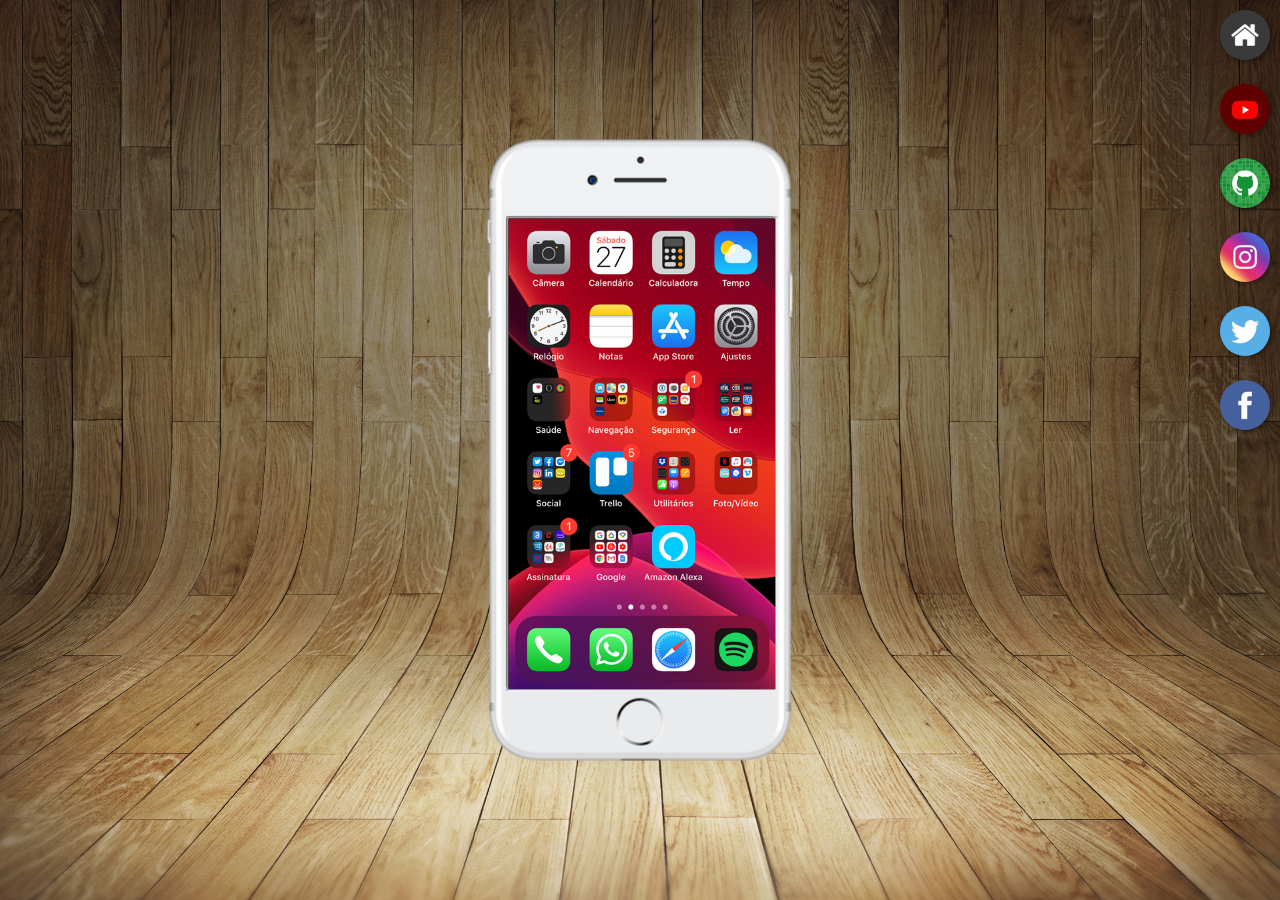
<file: index.html>
<!DOCTYPE html>
<html lang="pt-br">
<head>
    <meta charset="UTF-8">
    <meta name="viewport" content="width=device-width, initial-scale=1.0">
    <link rel="shortcut icon" href="favicon.ico" type="image/x-icon">
    <link rel="stylesheet" href="estilos/style.css">
    <title>Projeto redes sociais</title>
</head>
<body>
    <main>
        <section id="telefone">
            <iframe src="home.html" name="tela" id="tela">
                Seu navegador não é compatível.
            </iframe>
        </section>
        <section id="redes-sociais">
            <a href="home.html" target="tela"><img src="imagens/logo-home.jpg" alt="Home"></a> <br>
            <a href="youtube.html" target="tela"><img src="imagens/logo-youtube.jpg" alt="Youtube"></a> <br>
            <a href="github.html" target="tela"><img src="imagens/logo-github.jpg" alt="Github"></a> <br>
            <a href="insta.html" target="tela"><img src="imagens/logo-instagram.jpg" alt="Instagram"></a> <br>
            <a href="twitter.html" target="tela"><img src="imagens/logo-twitter.jpg" alt="Twitter"></a> <br>
            <a href="face.html" target="tela"><img src="imagens/logo-facebook.jpg" alt="Facebook"></a>
        </section>
    </main>
</body>
</html>
</file>
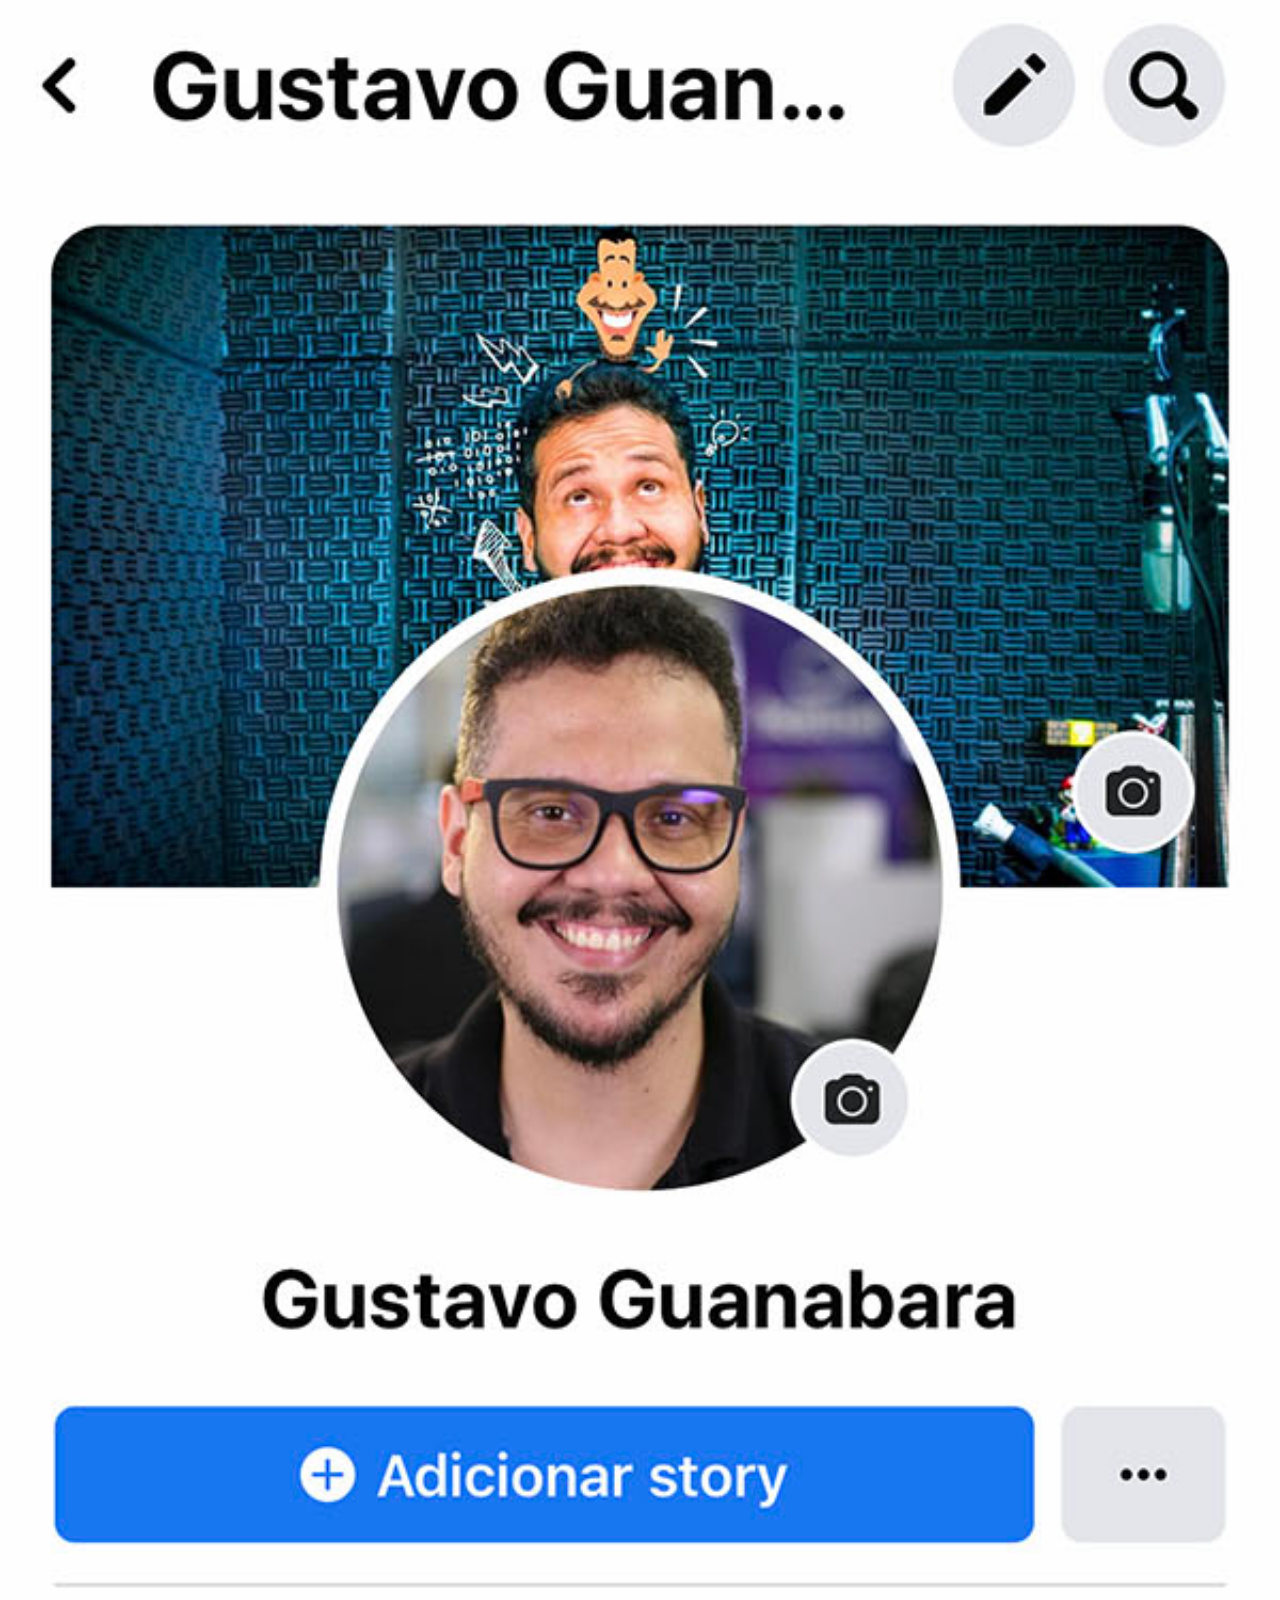
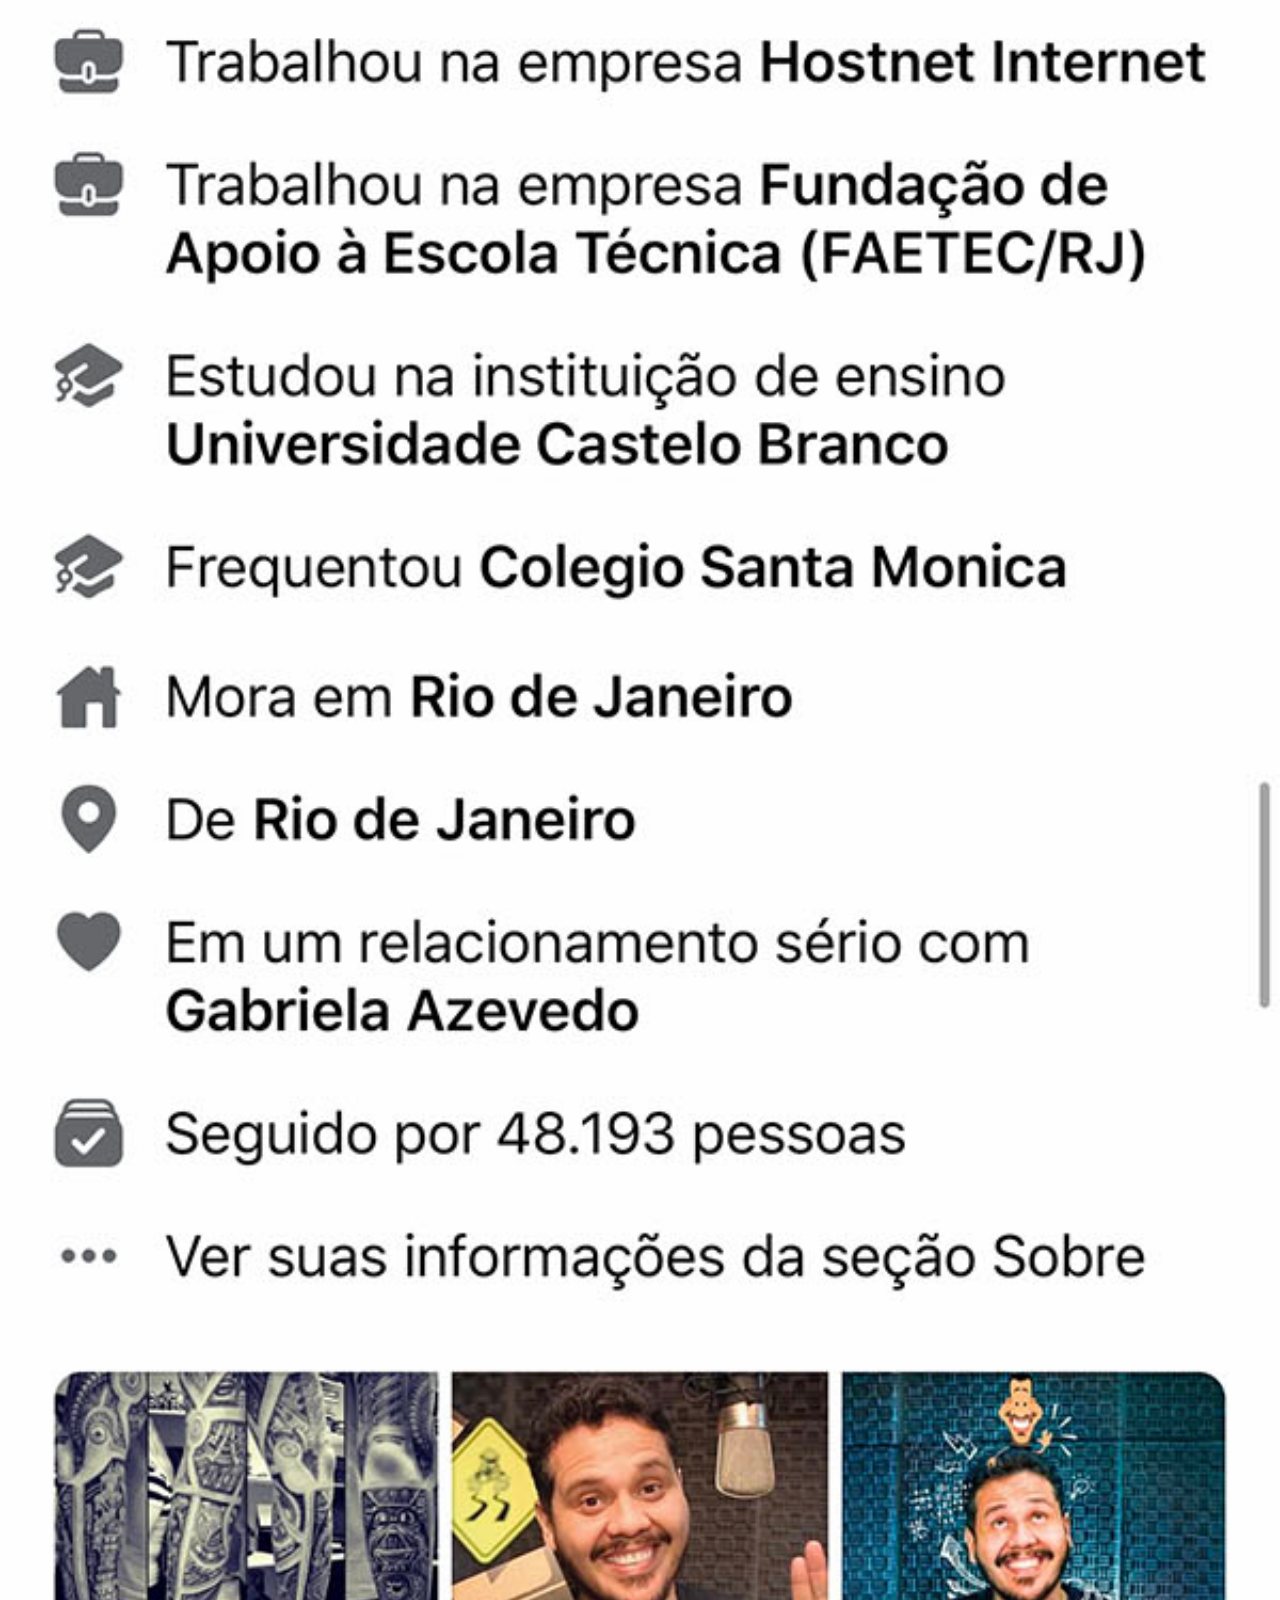
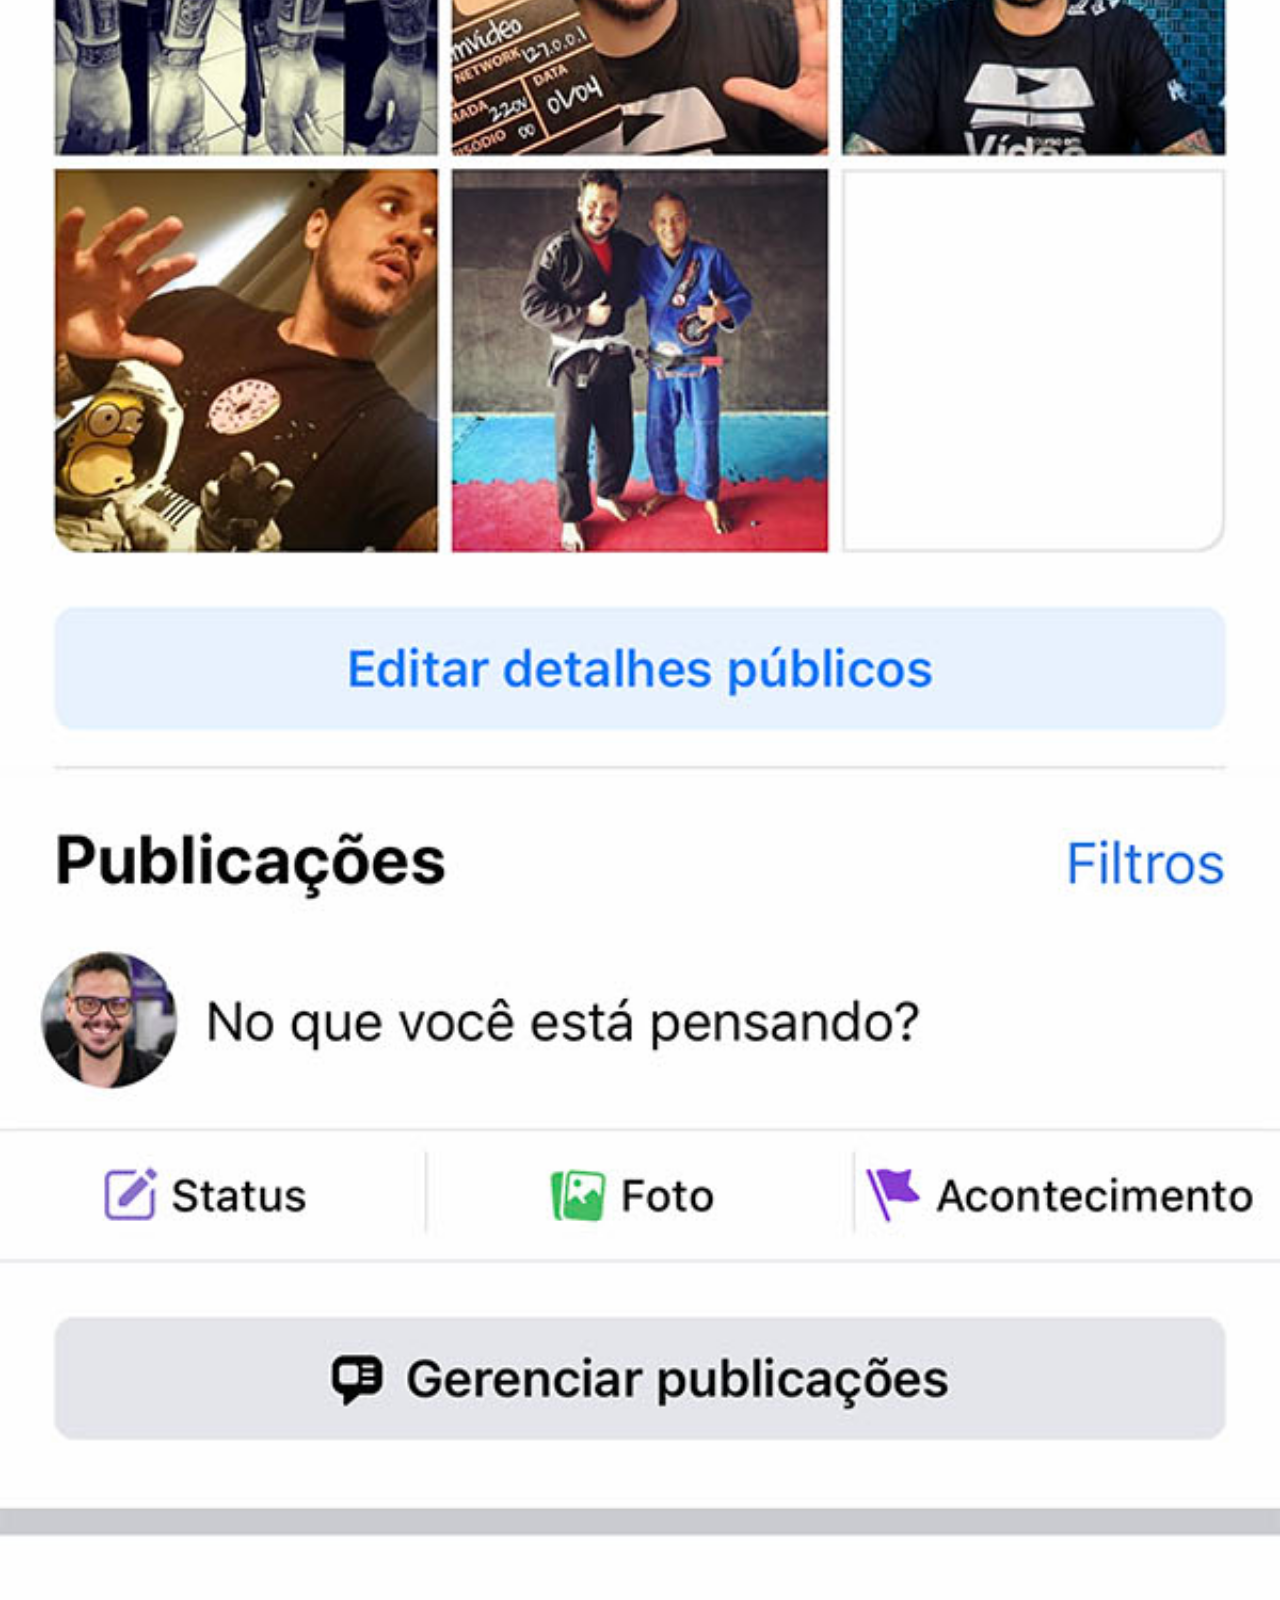
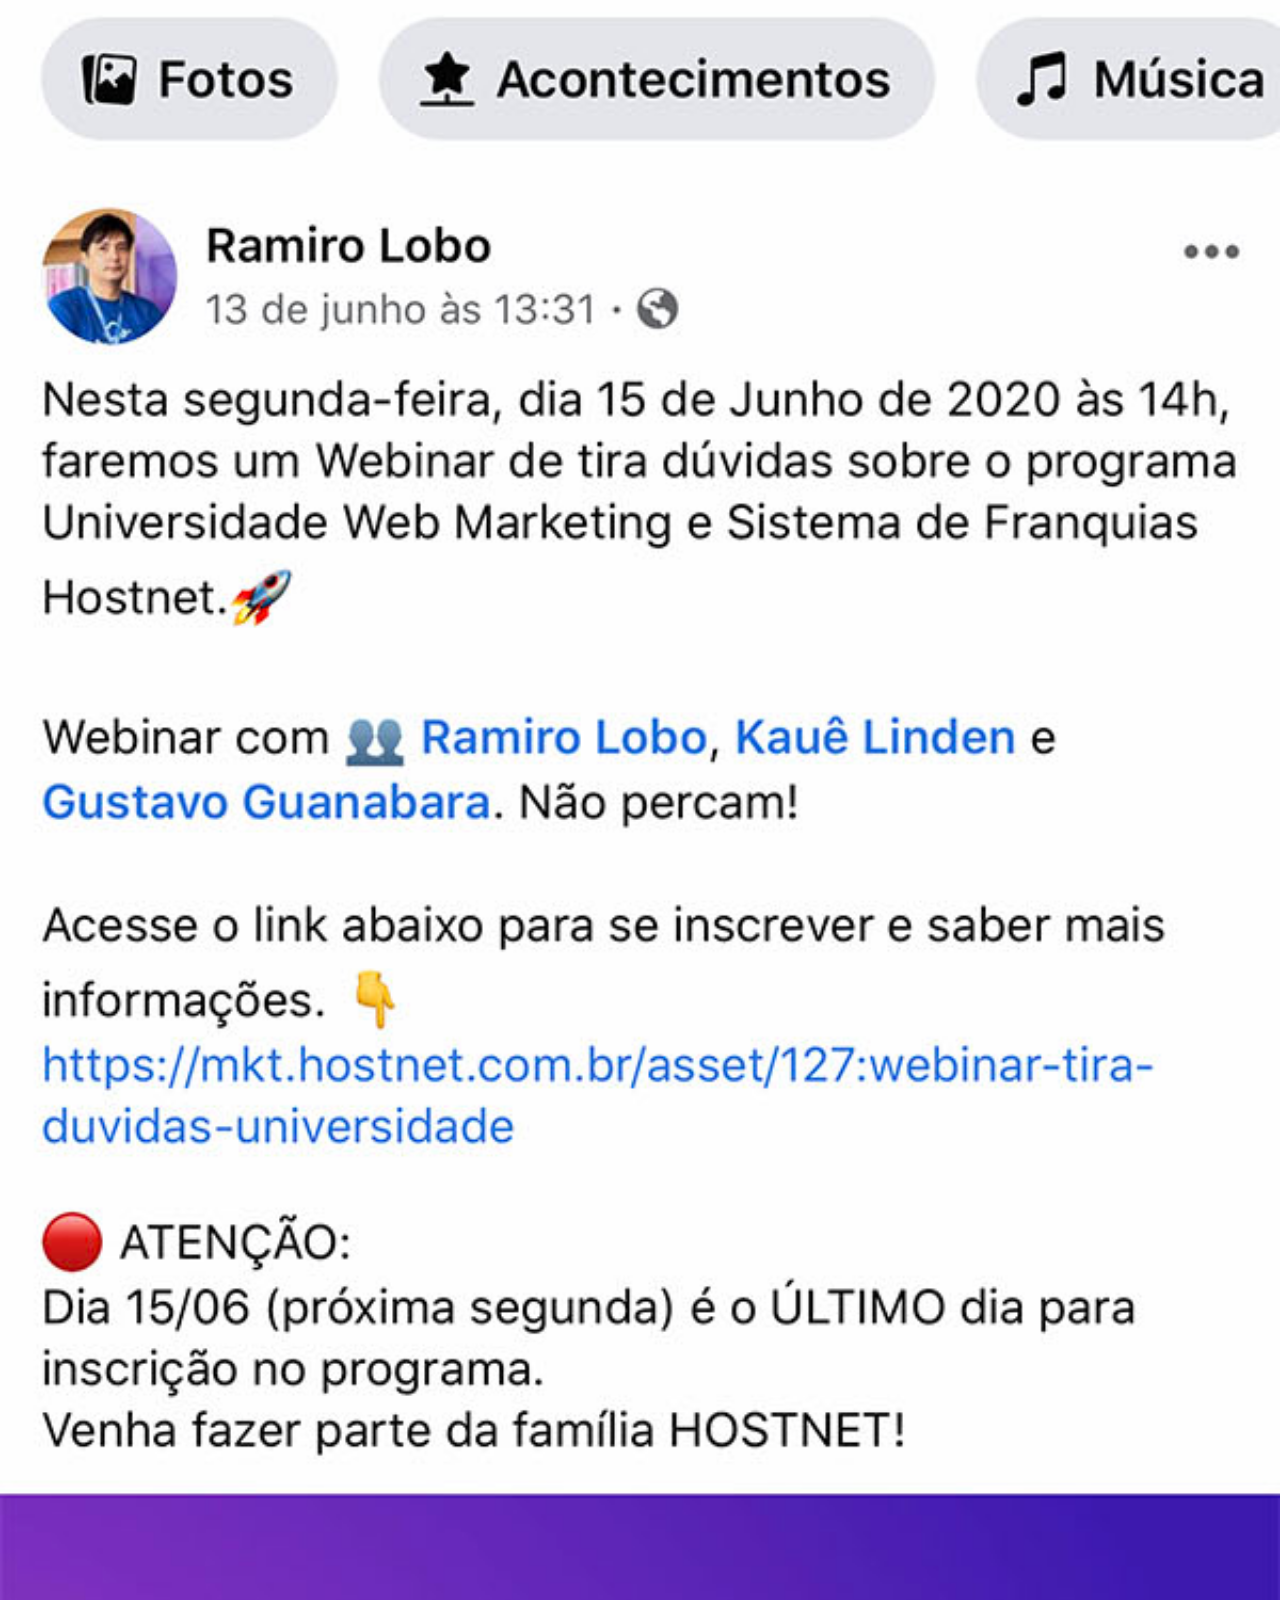
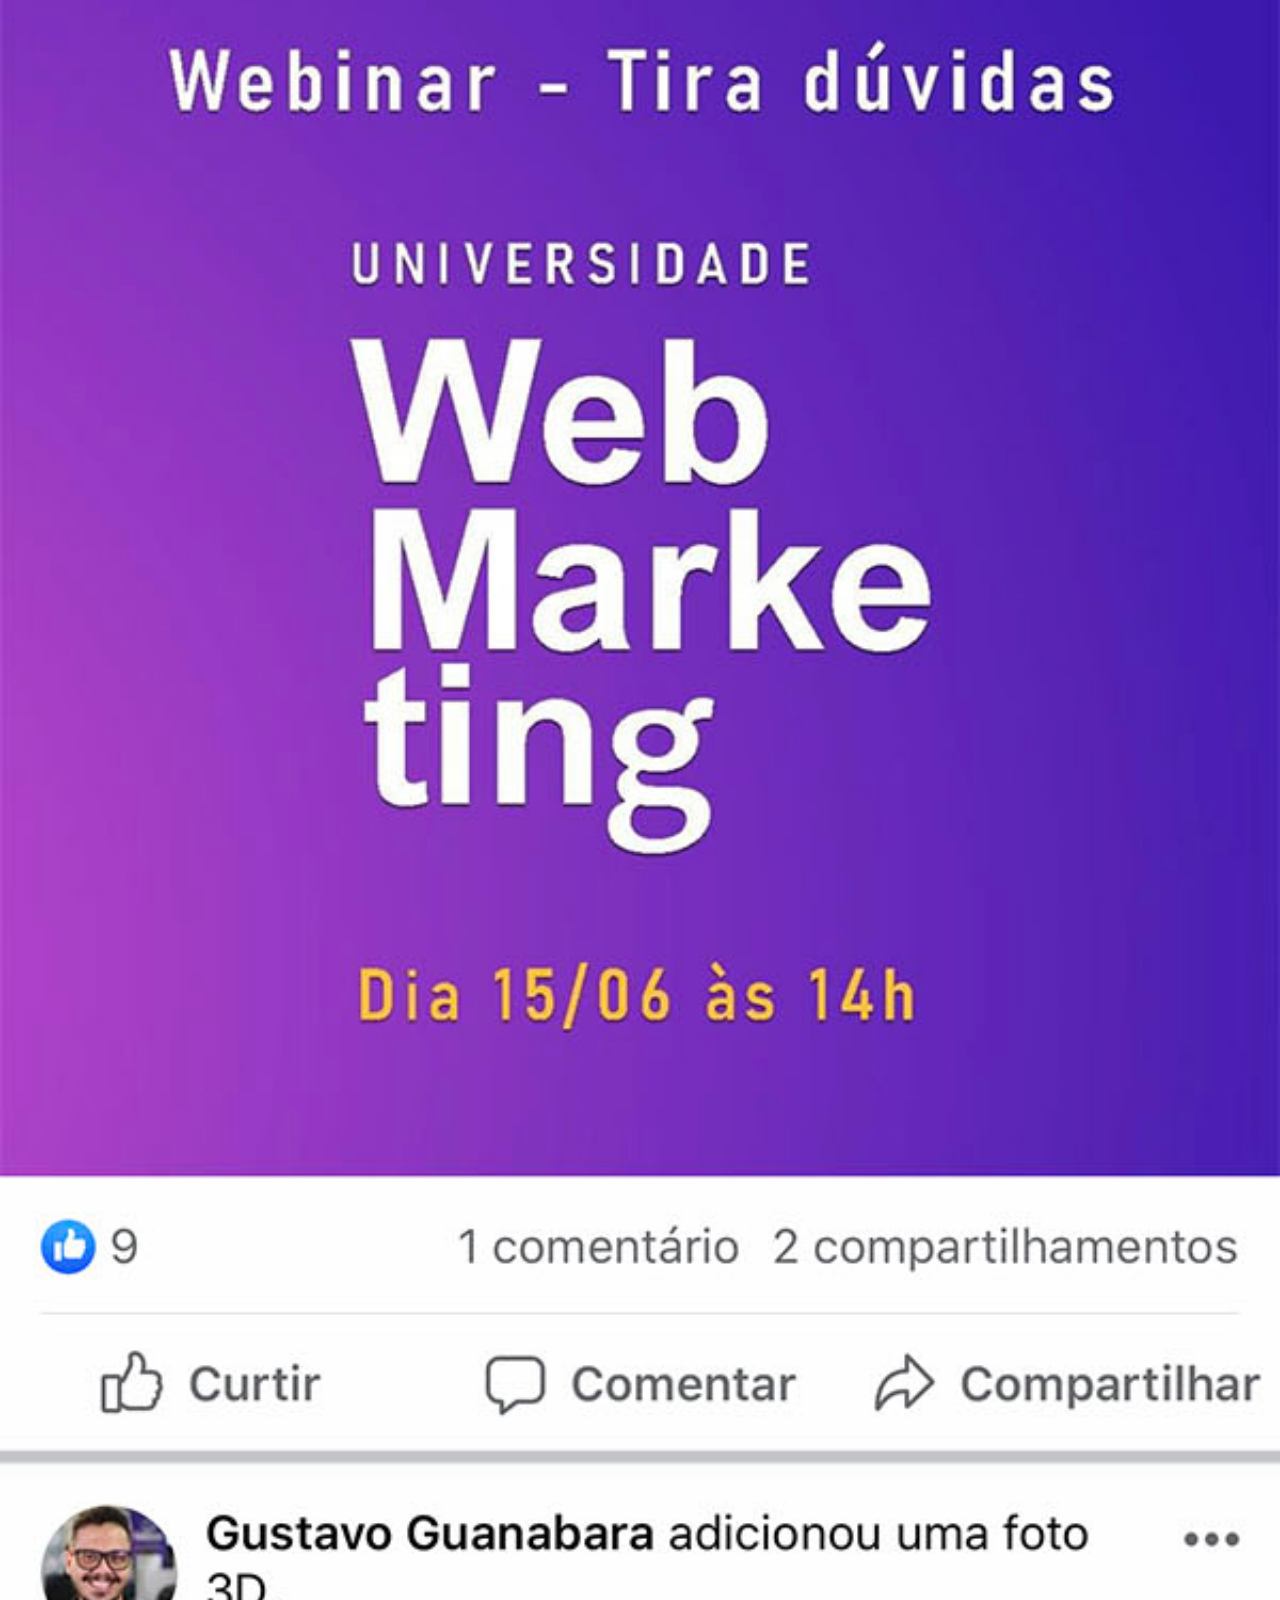
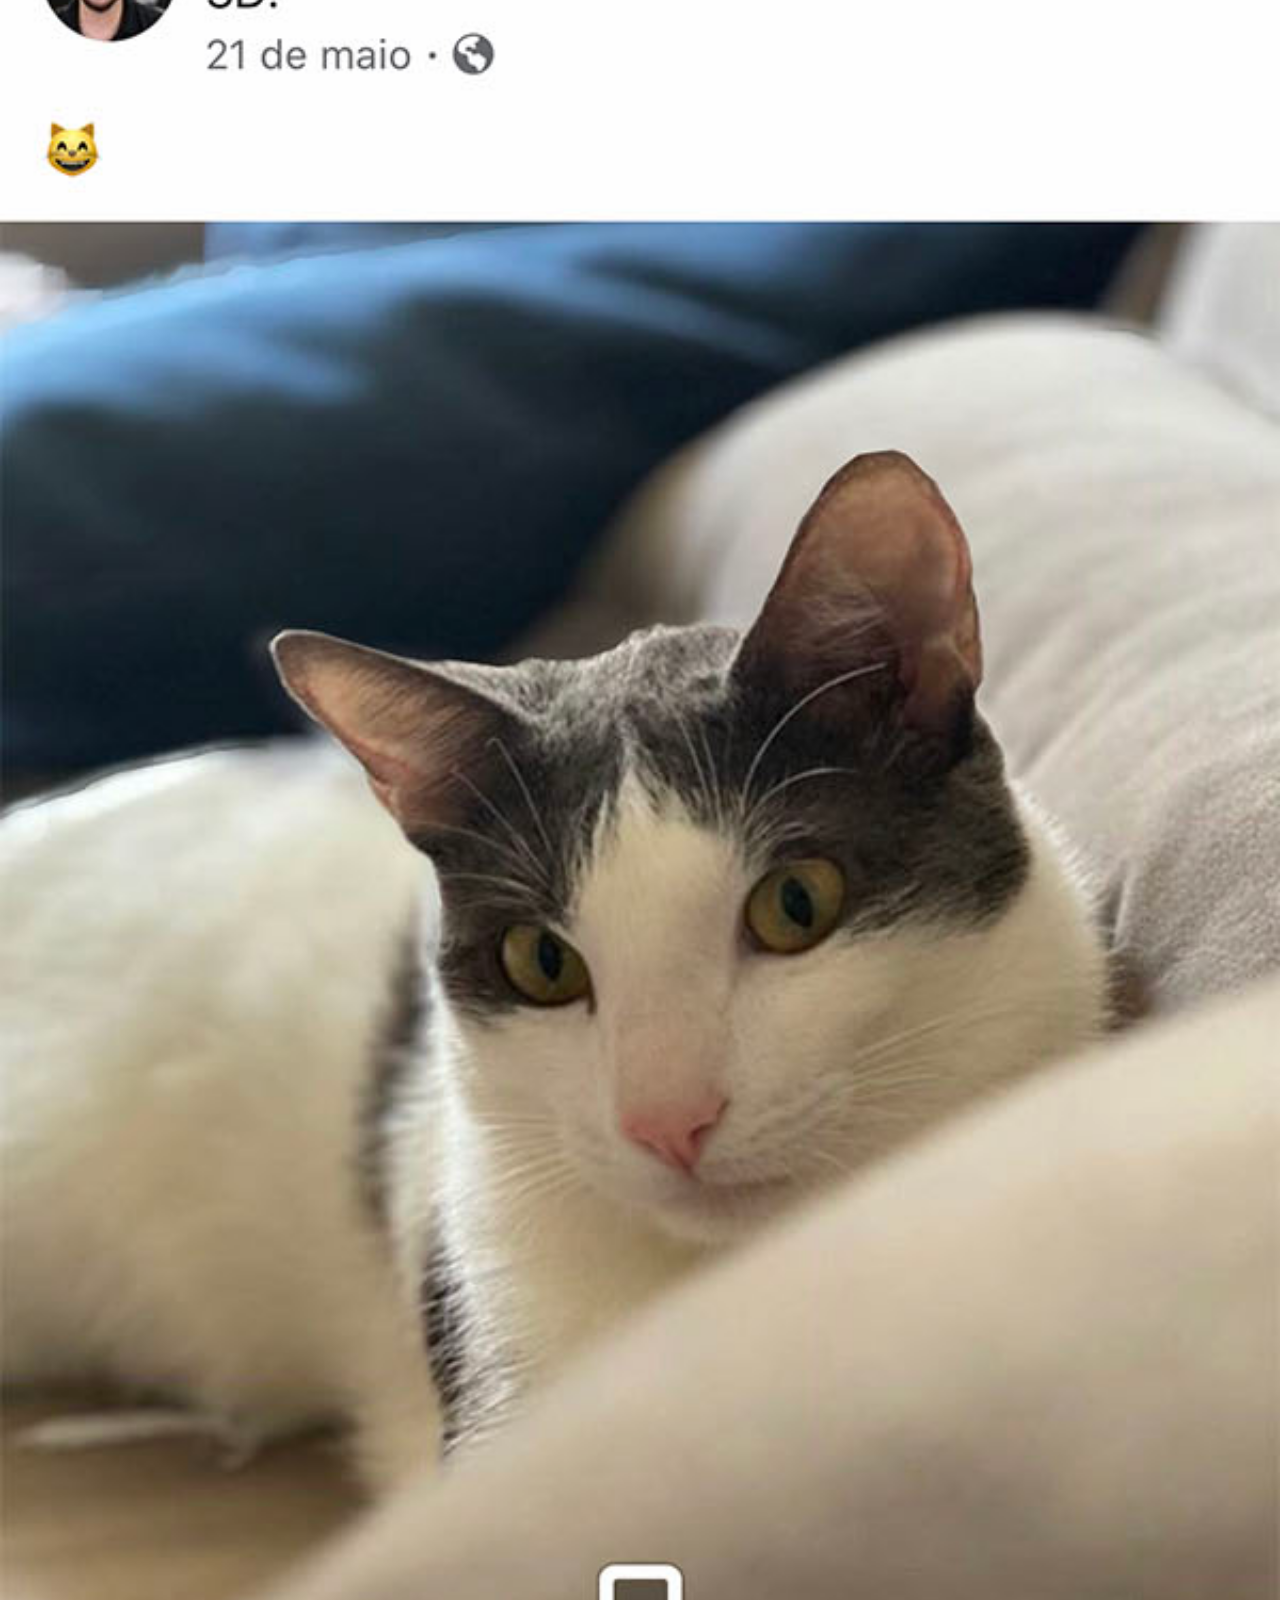
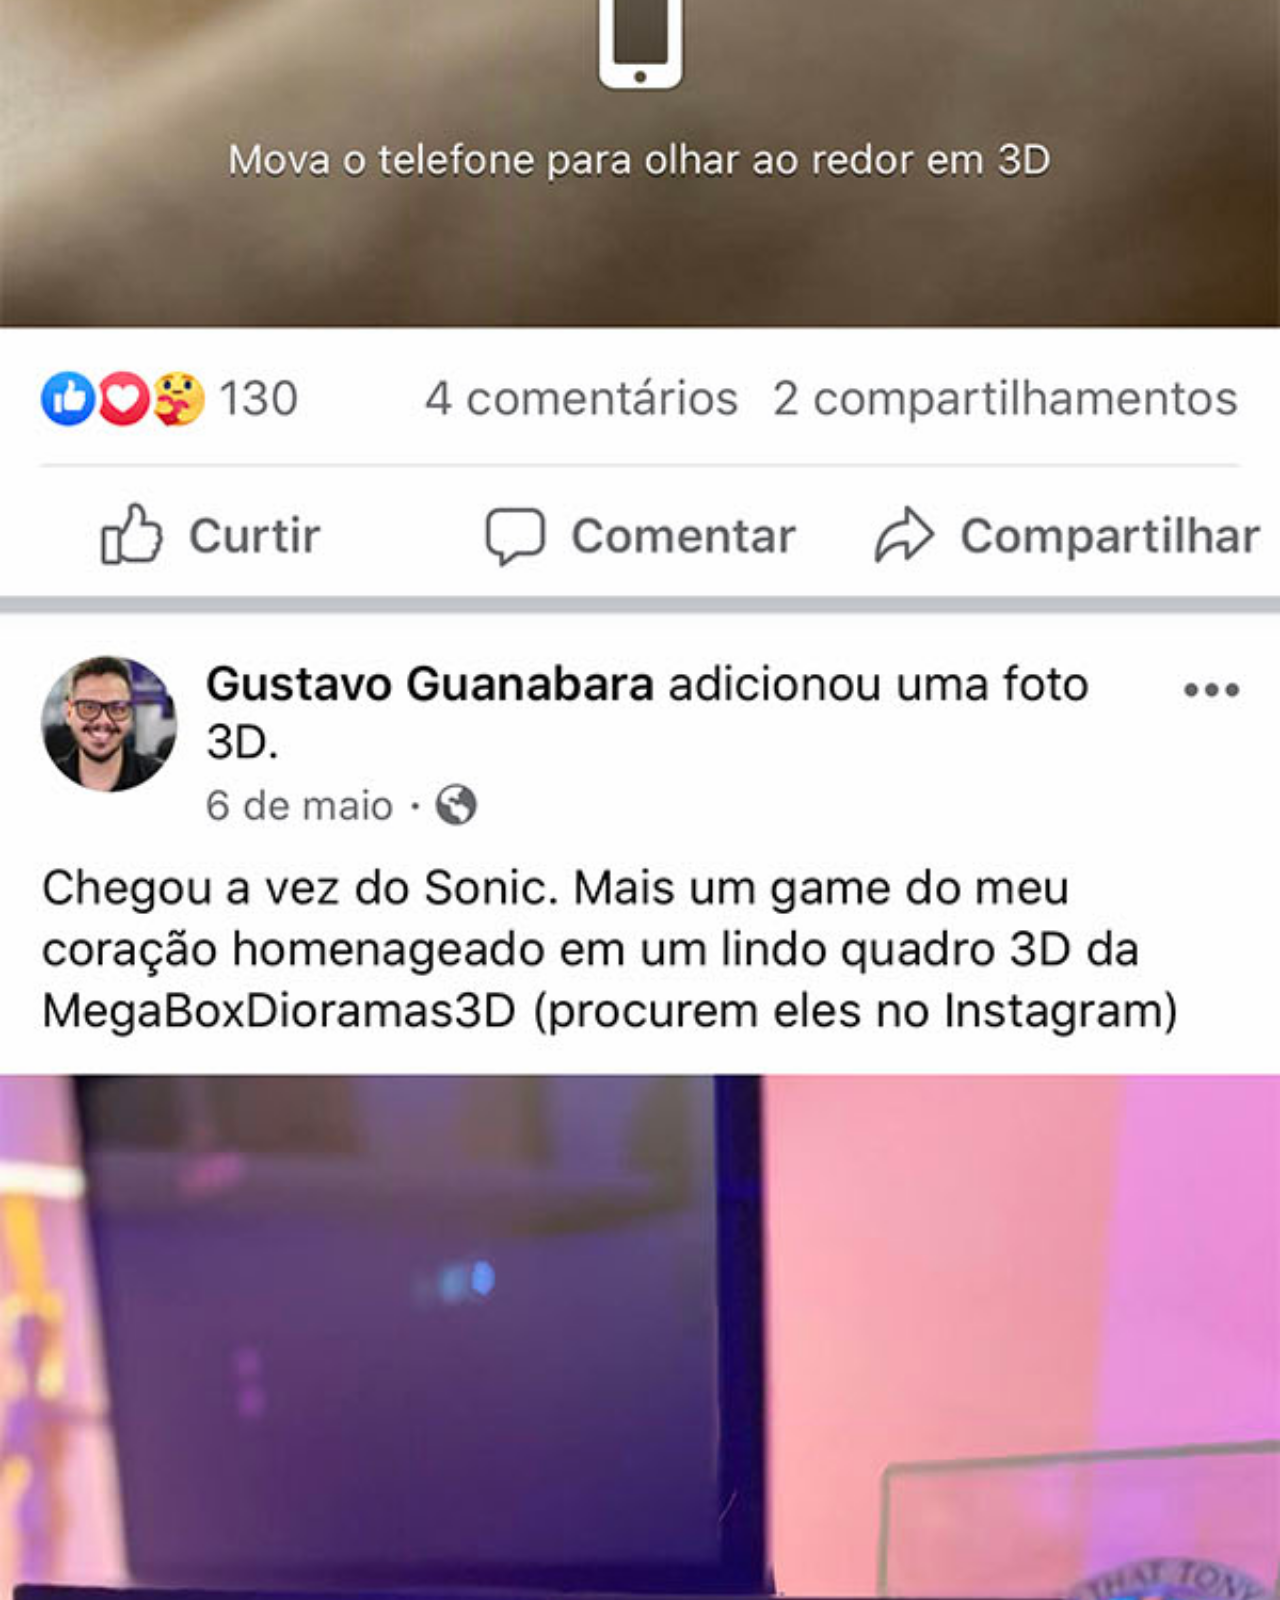
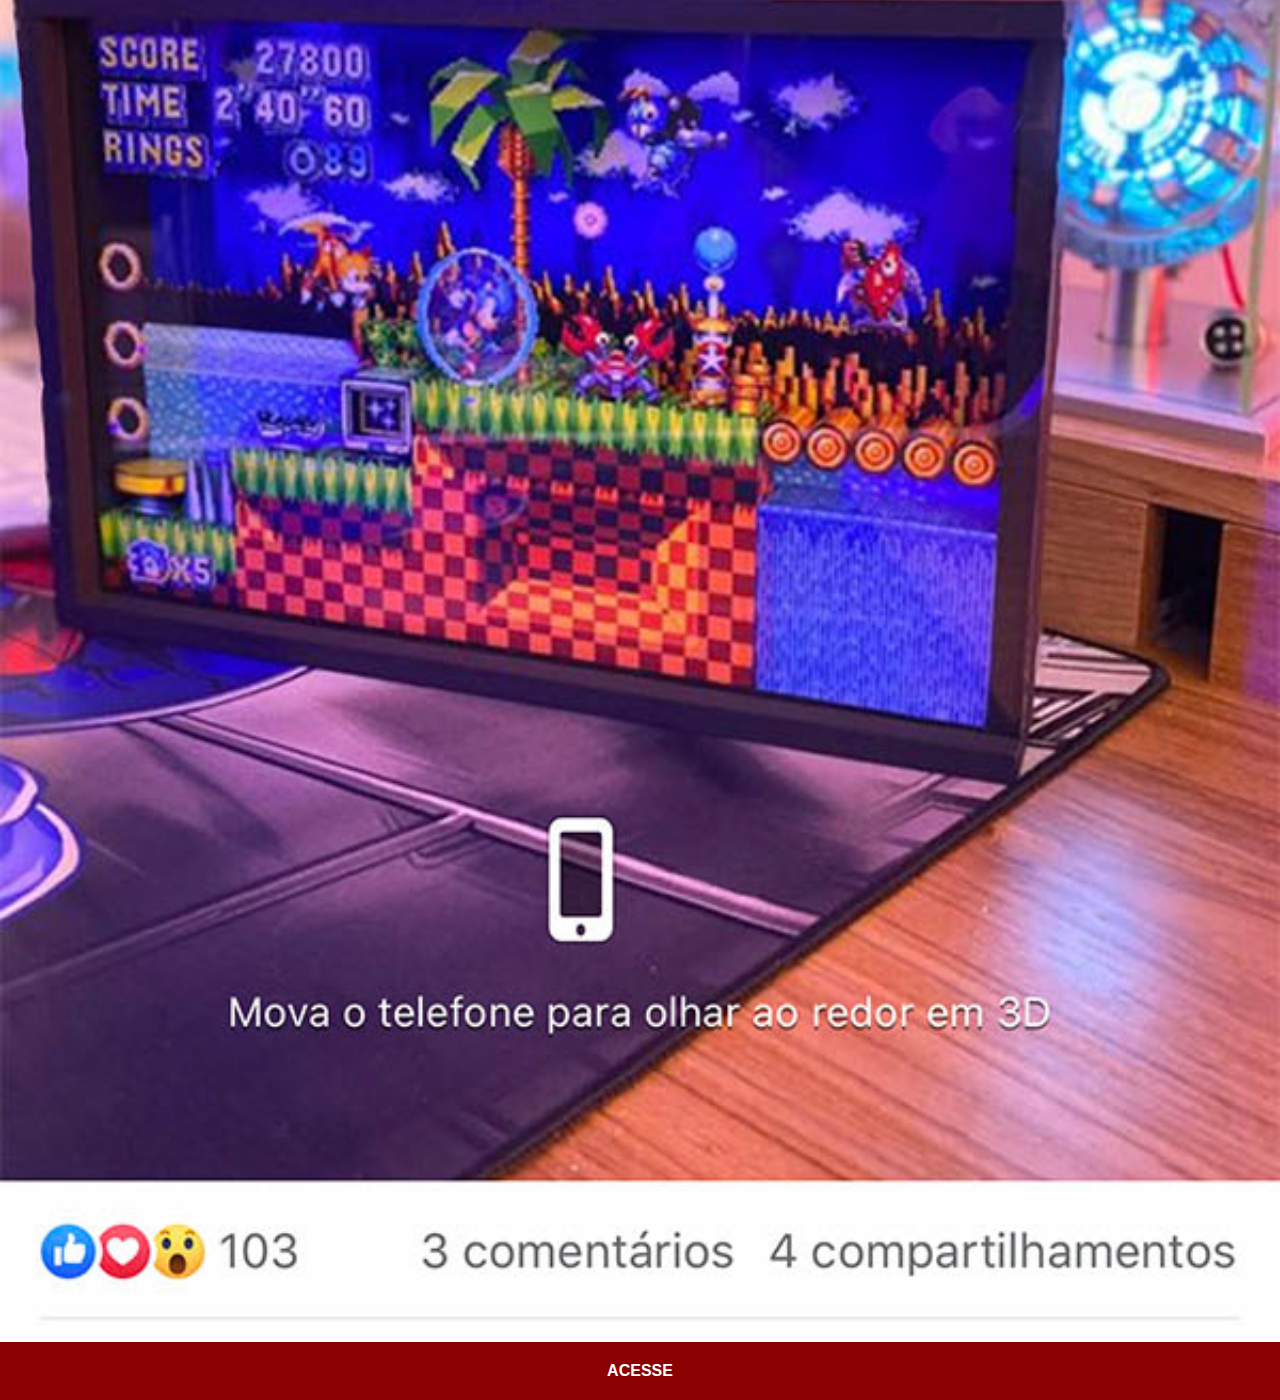
<file: face.html>
<!DOCTYPE html>
<html lang="pt-br">
<head>
    <meta charset="UTF-8">
    <meta name="viewport" content="width=device-width, initial-scale=1.0">
    <title>Facebook</title>
    <link rel="stylesheet" href="estilos/social.css">
</head>
<style>

</style>
<body>
    <img src="imagens/tela-facebook.jpg" alt="Facebook">
    <a href="https://facebook.com" target="_blank">ACESSE</a>
</body>
</html>
</file>
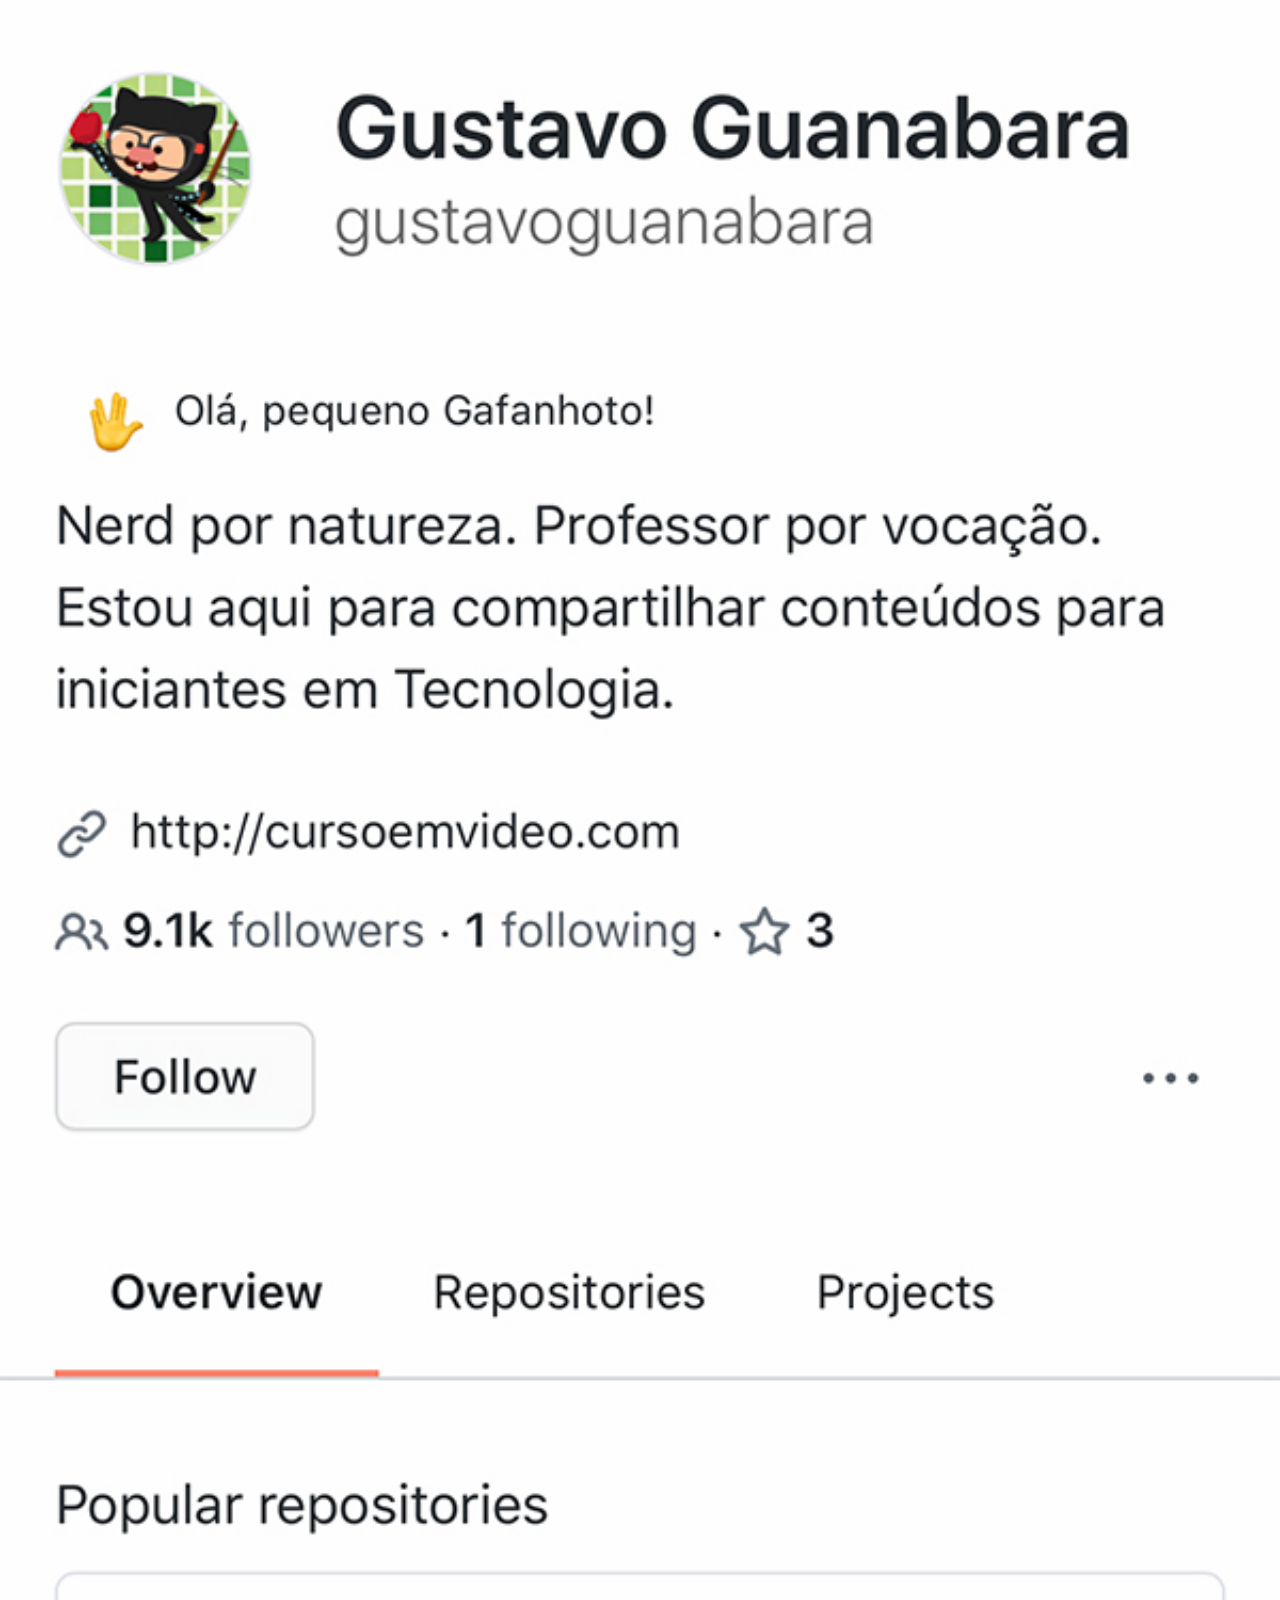
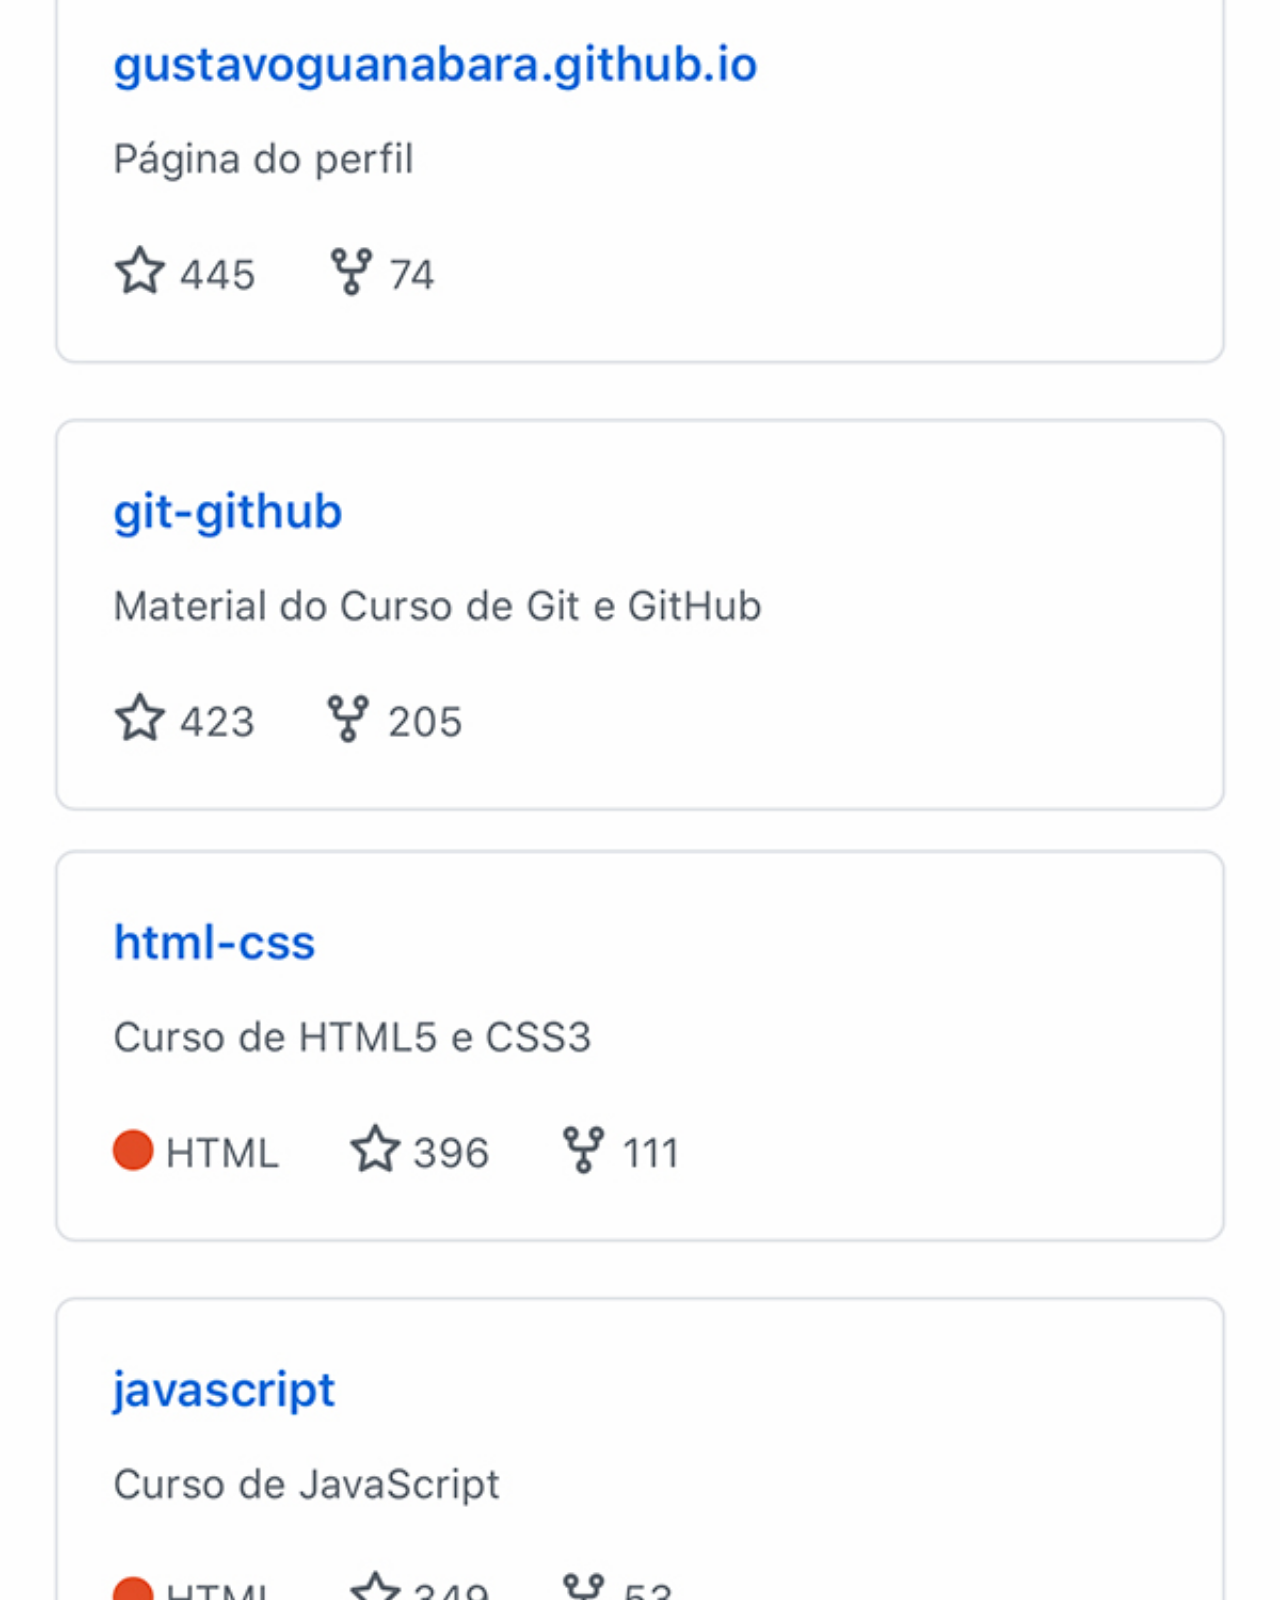
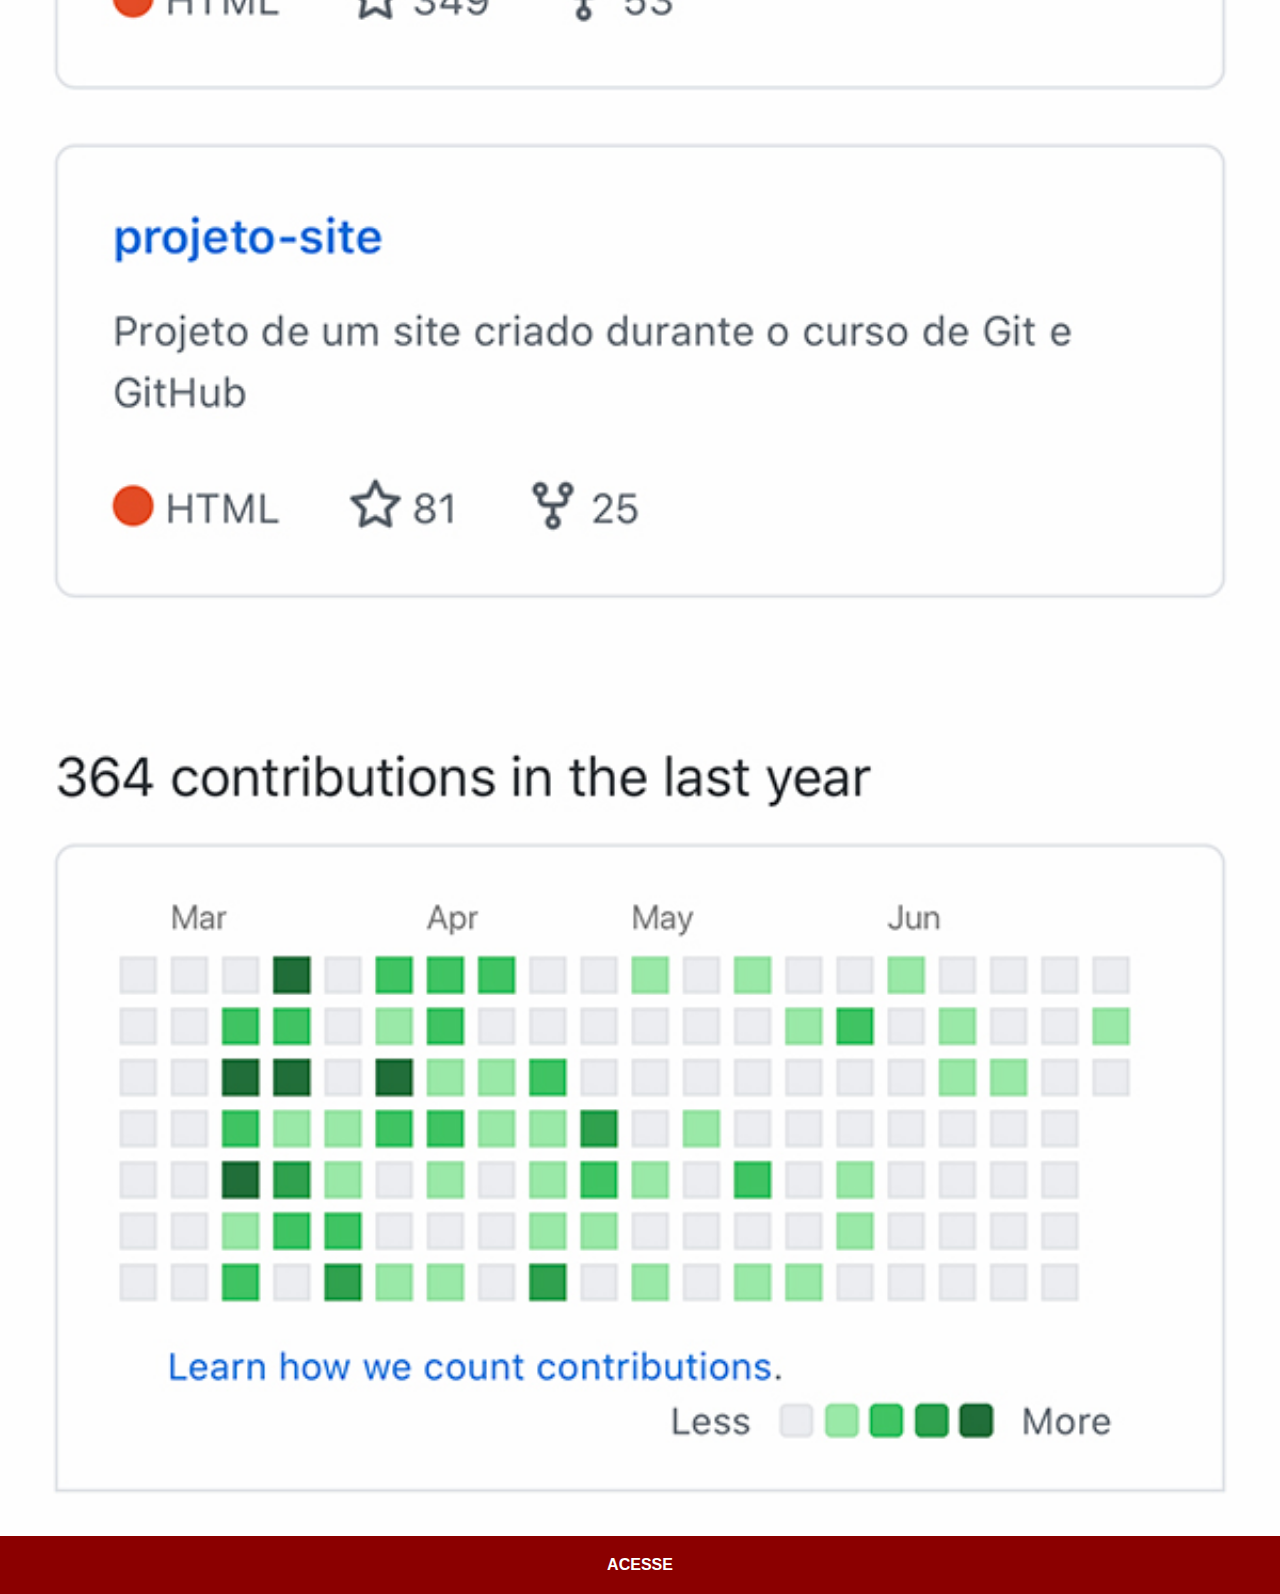
<file: github.html>
<!DOCTYPE html>
<html lang="pt-br">
<head>
    <meta charset="UTF-8">
    <meta name="viewport" content="width=device-width, initial-scale=1.0">
    <title>GitHub</title>
    <link rel="stylesheet" href="estilos/social.css">
</head>
<style>

</style>
<body>
    <img src="imagens/tela-github.jpg" alt="GitHub">
    <a href="https://github.com/RafaelBertasso" target="_blank">ACESSE</a>
</body>
</html>
</file>
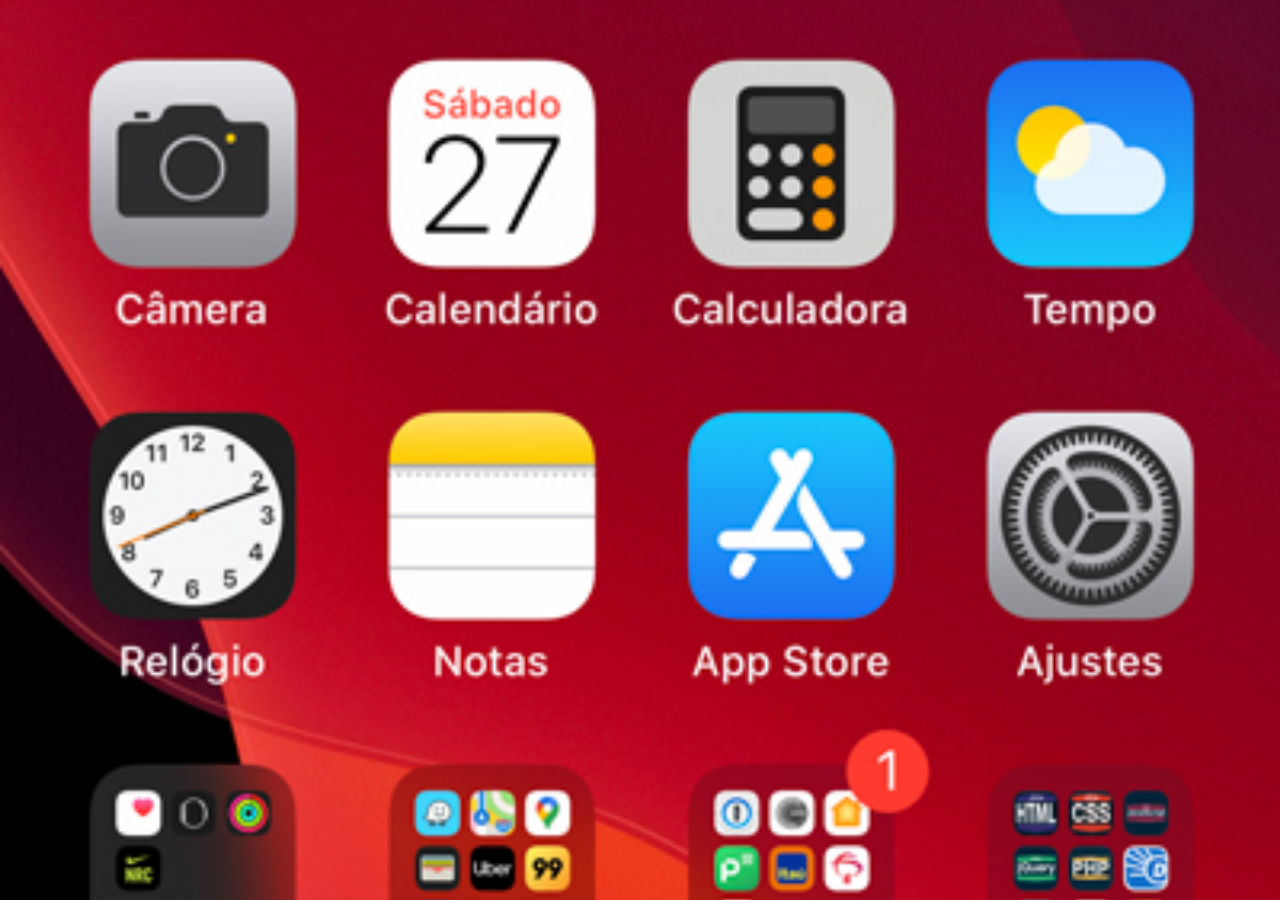
<file: home.html>
<!DOCTYPE html>
<html lang="pt-br">
<head>
    <meta charset="UTF-8">
    <meta name="viewport" content="width=device-width, initial-scale=1.0">
    <title>Home</title>
</head>
<style>
    *{
        margin: 0px;
        padding: 0px;
    }

    body{
        width: 100vw;
        height: 100vh;
        background: black url('imagens/tela-home.jpg') no-repeat top center;
        background-size: cover;
    }
</style>
<body>
    
</body>
</html>
</file>
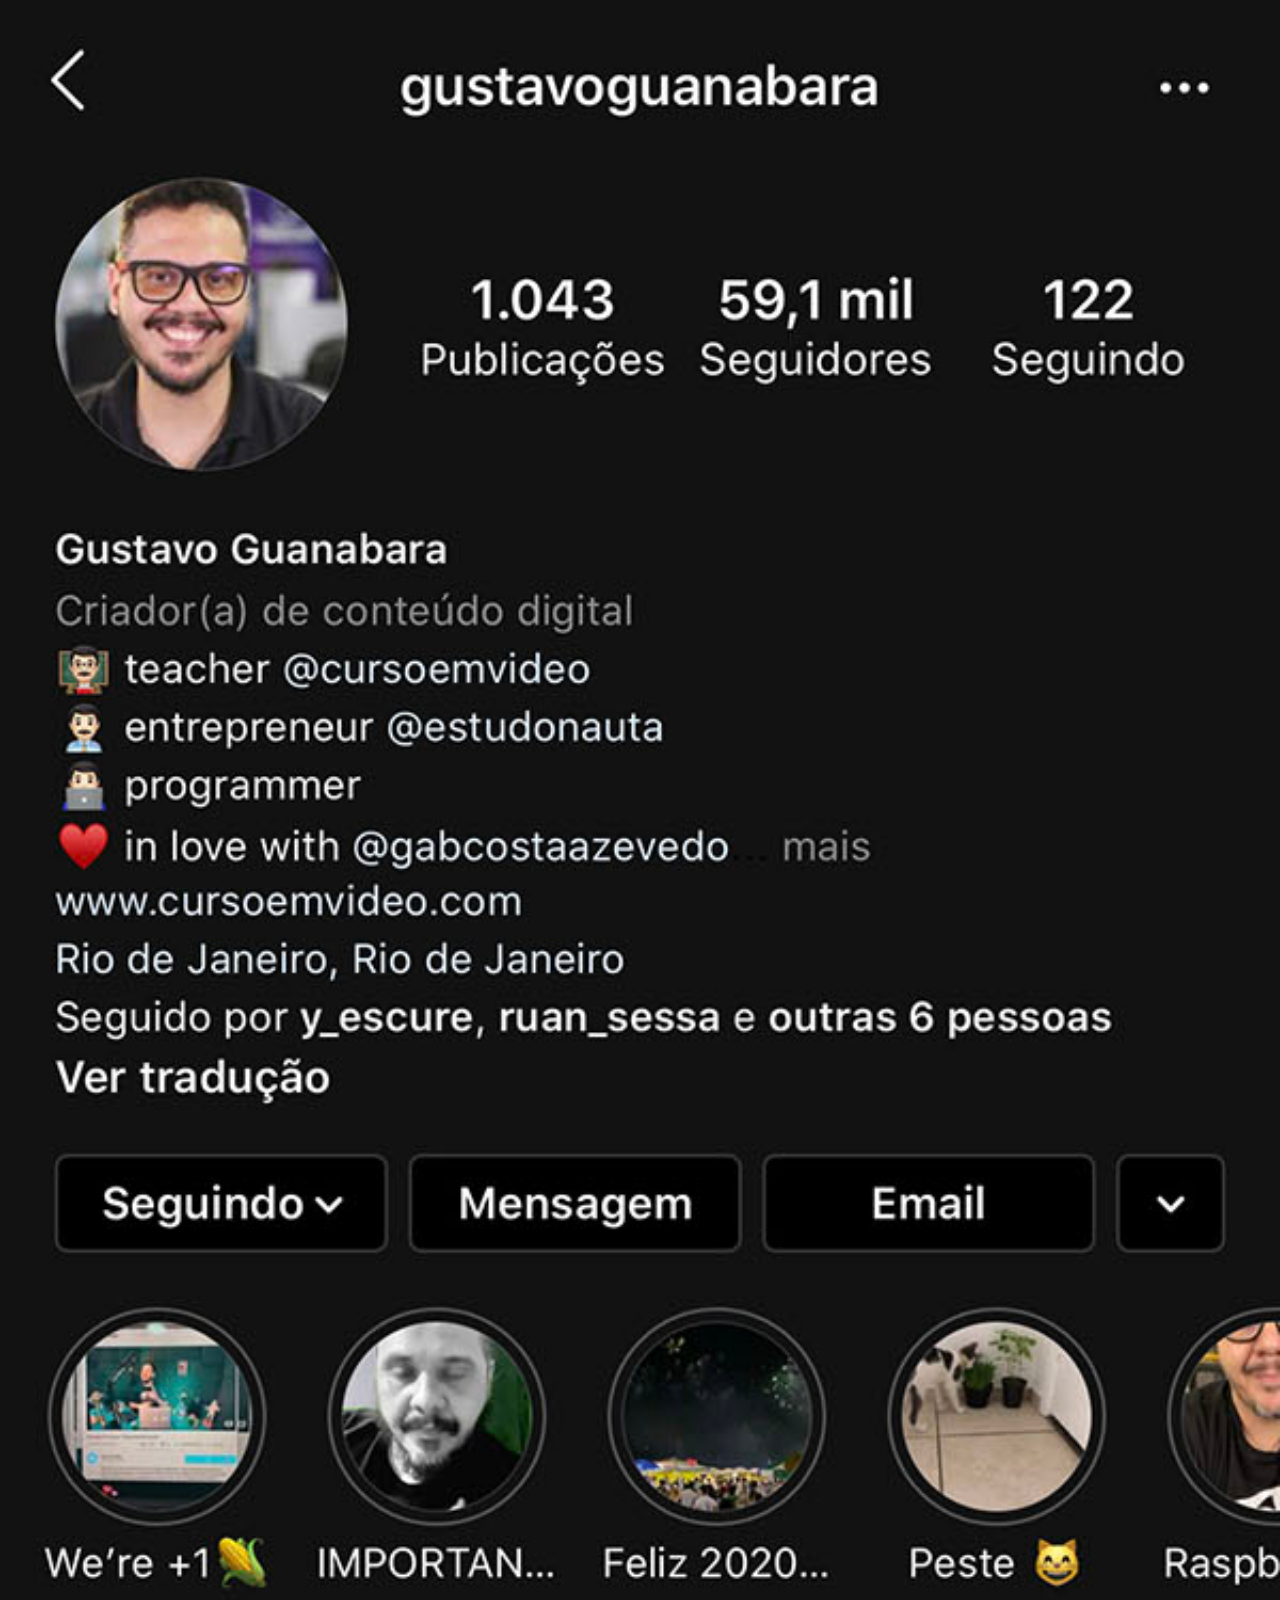
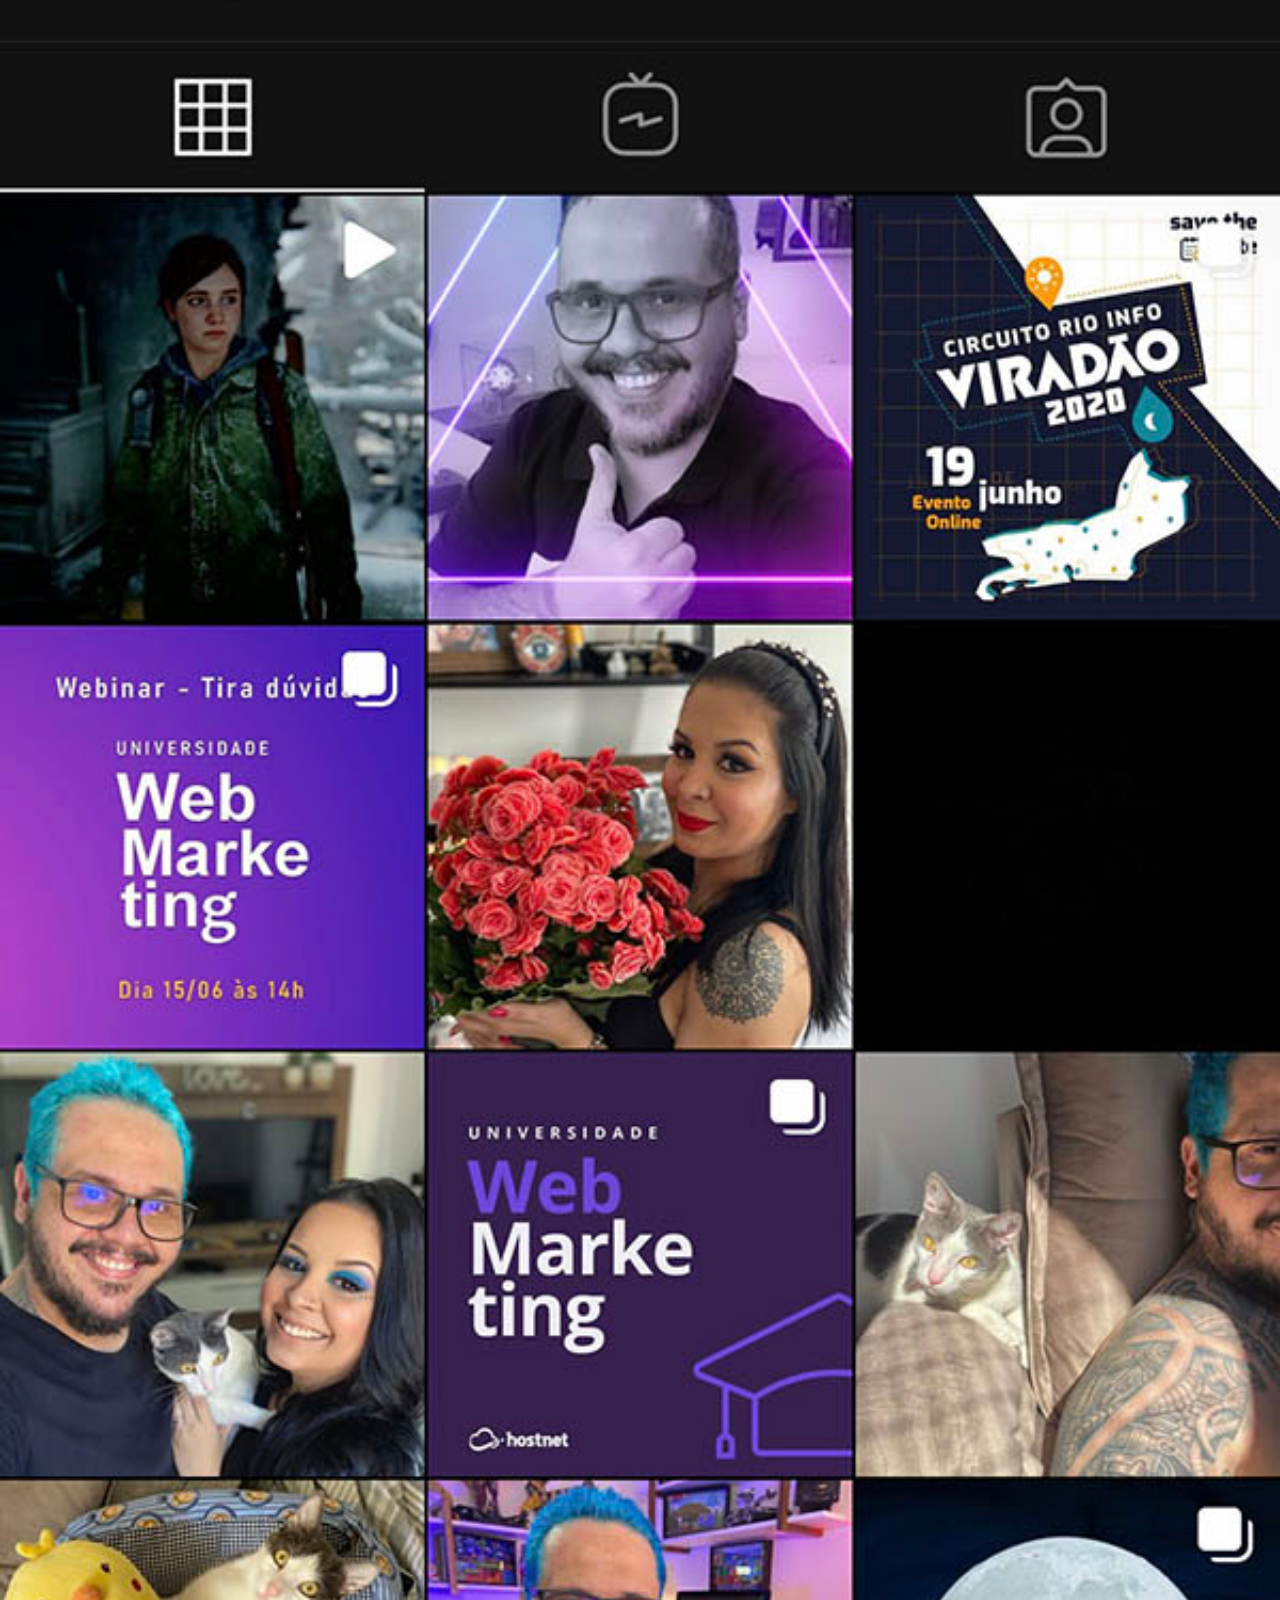
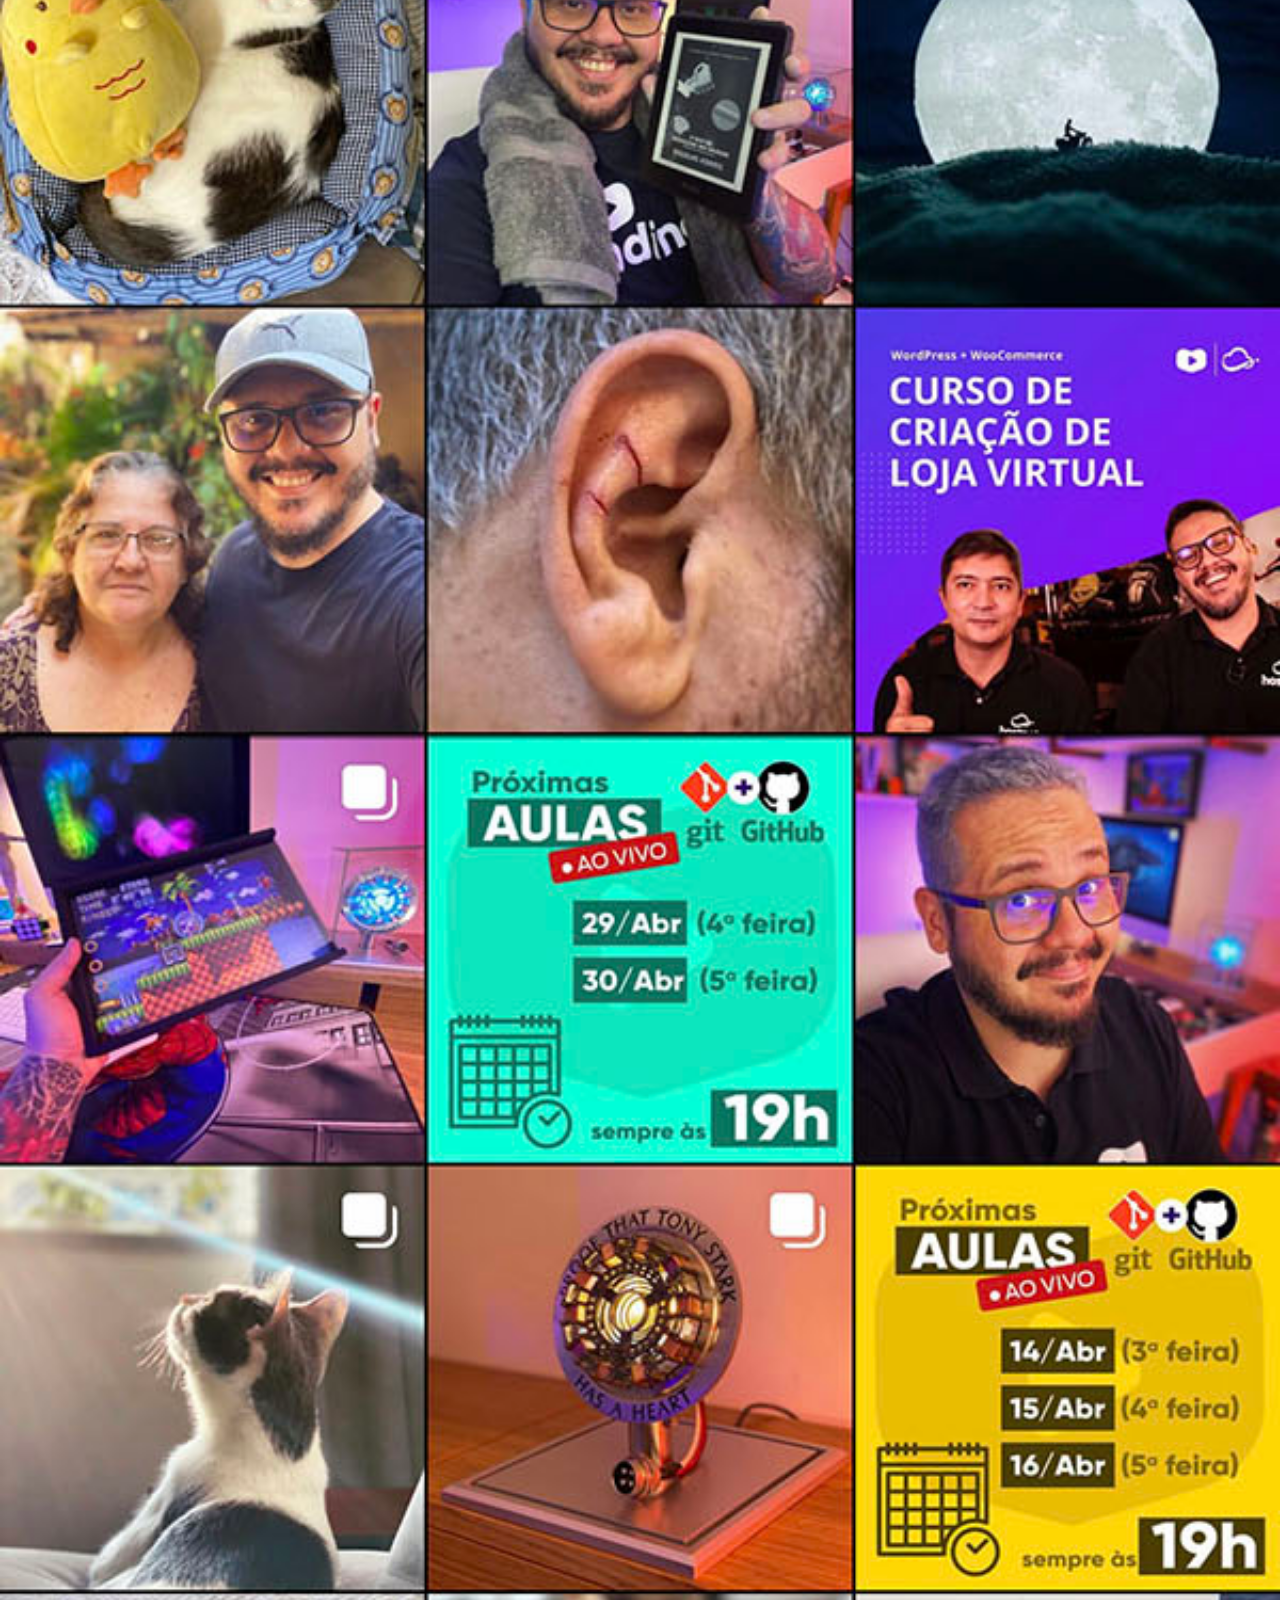
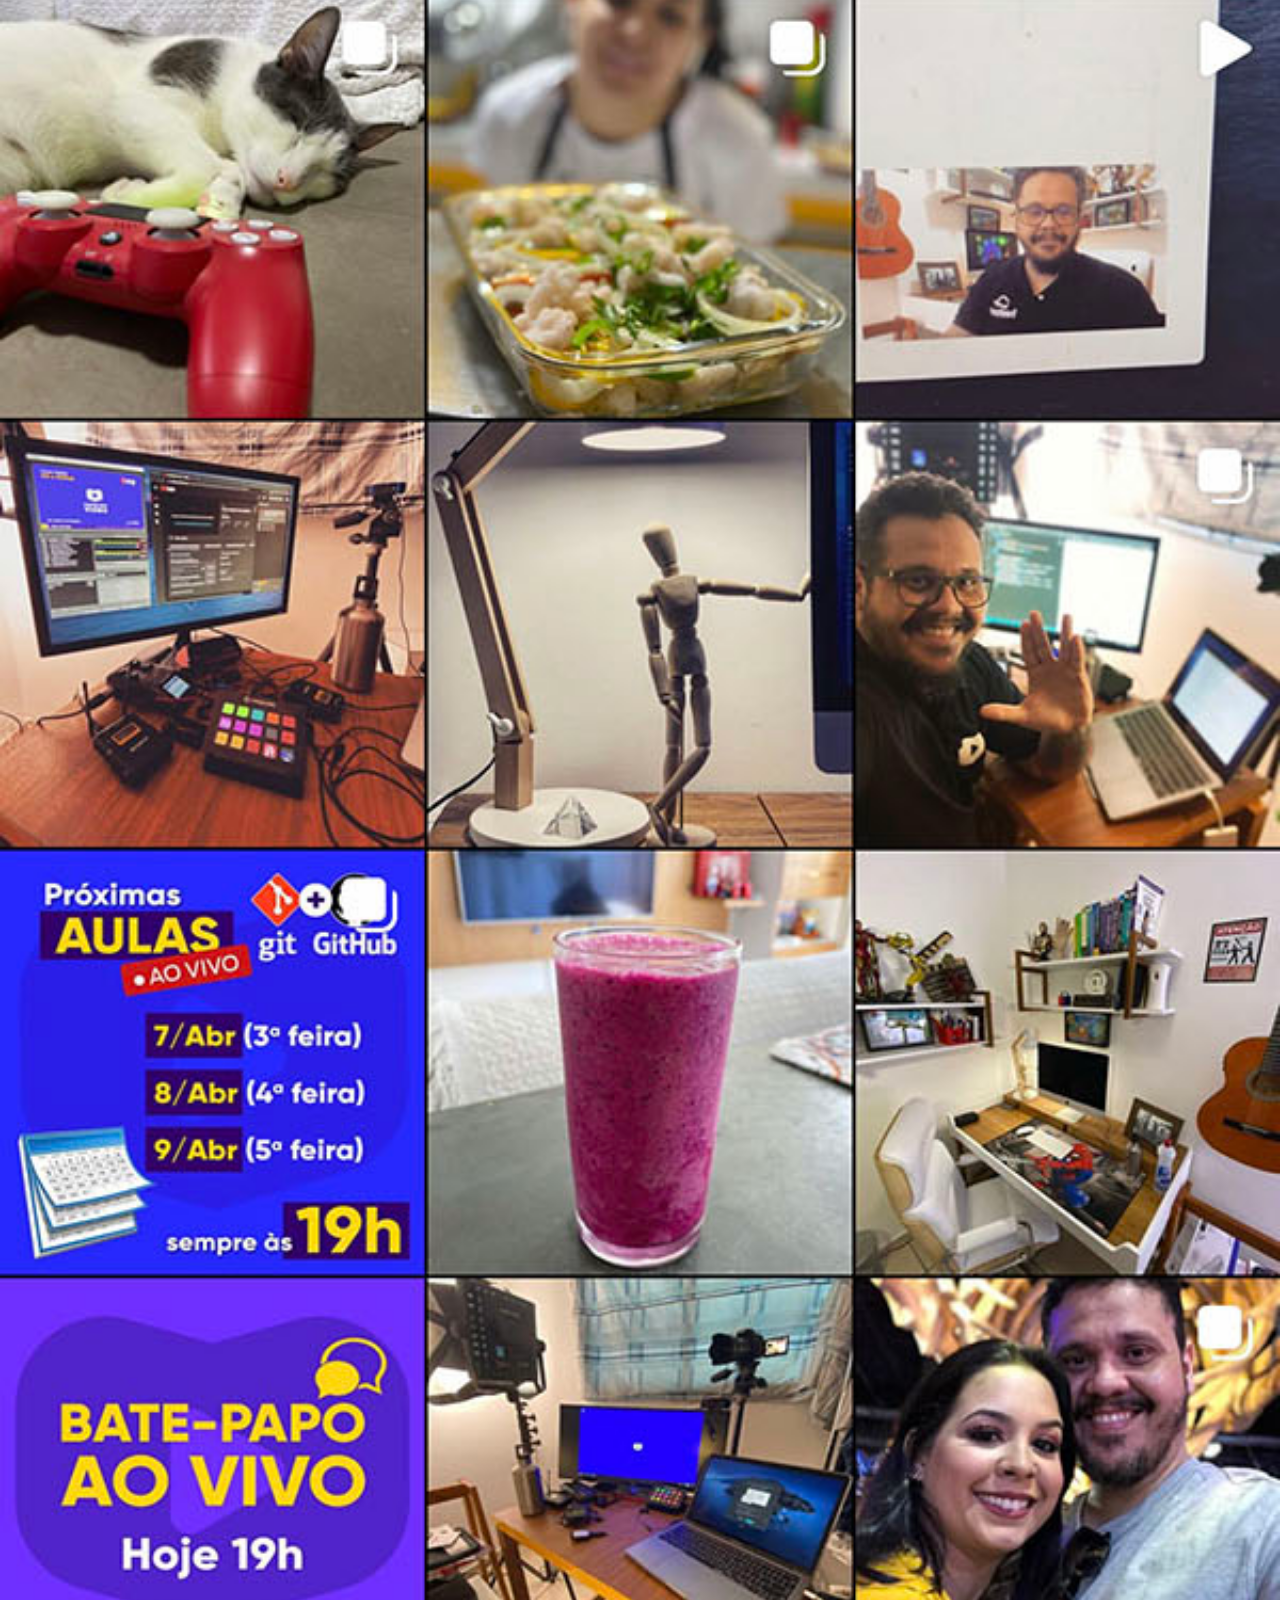
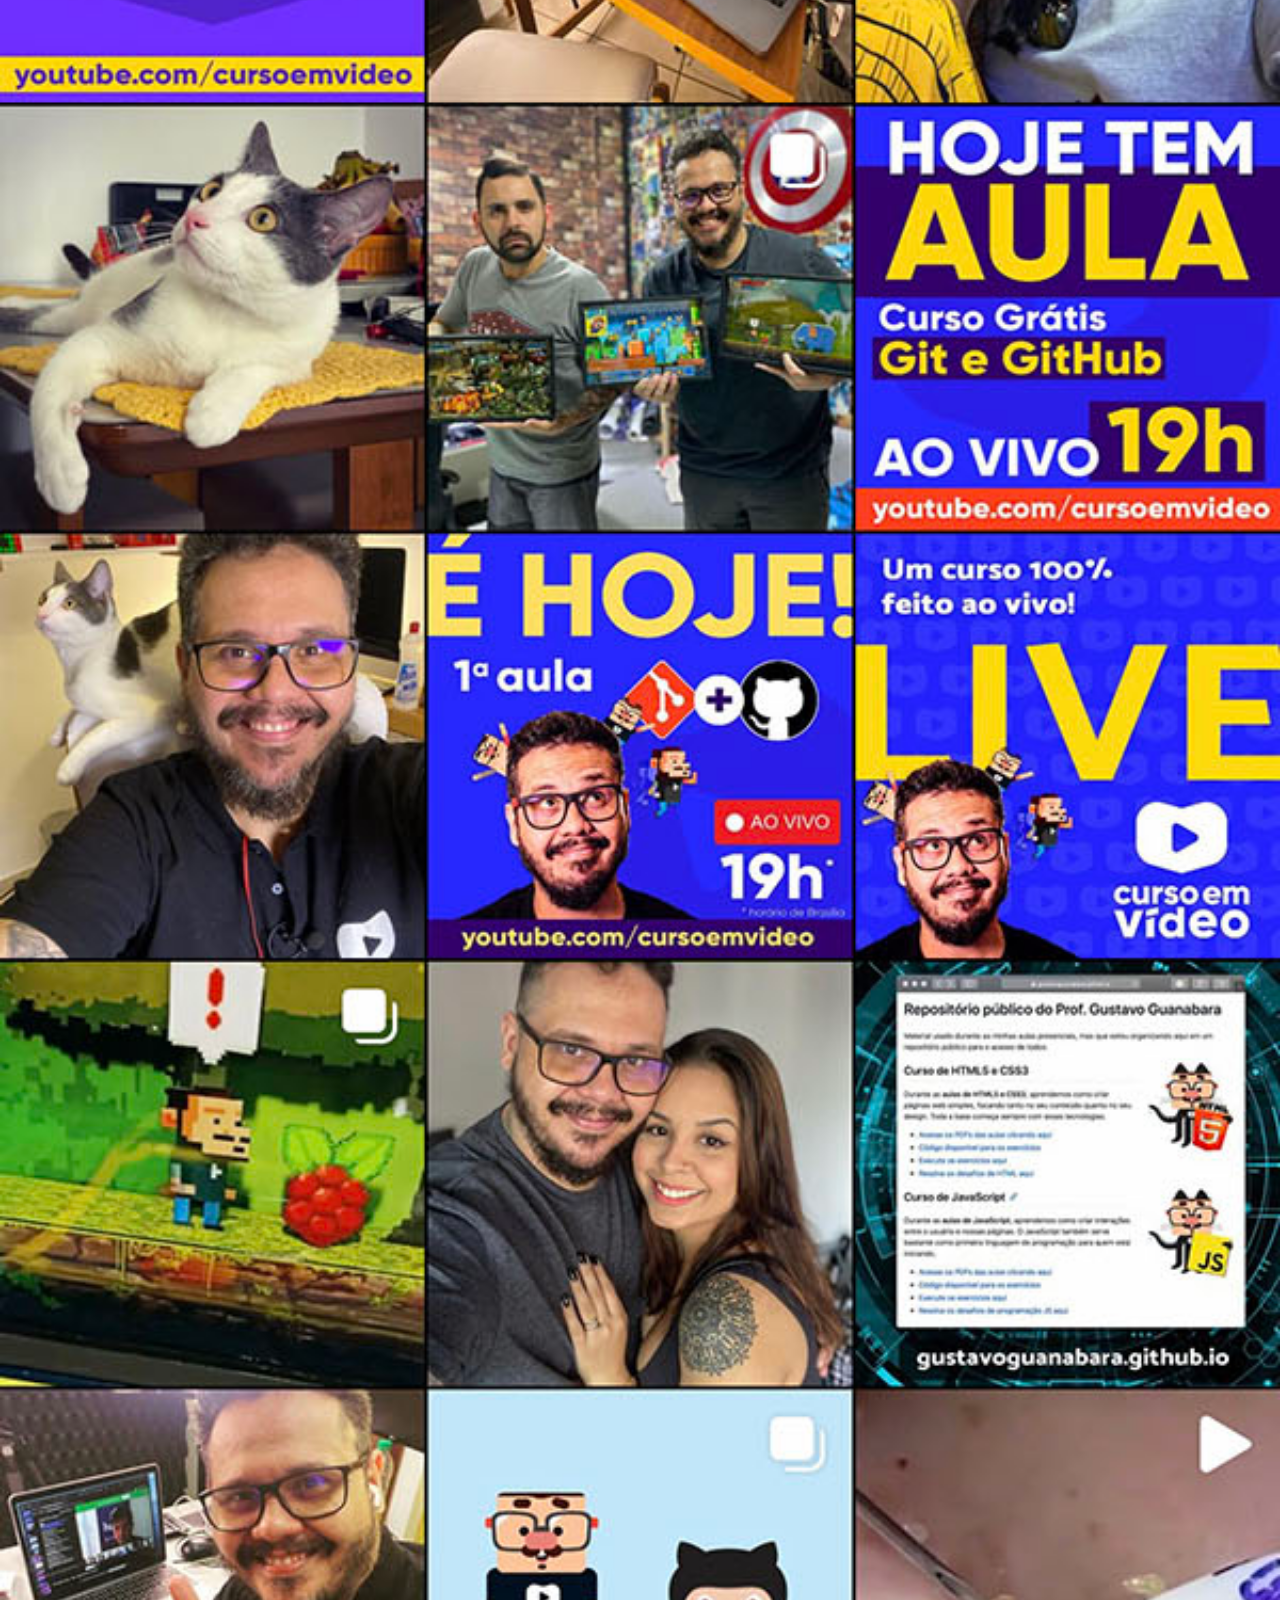
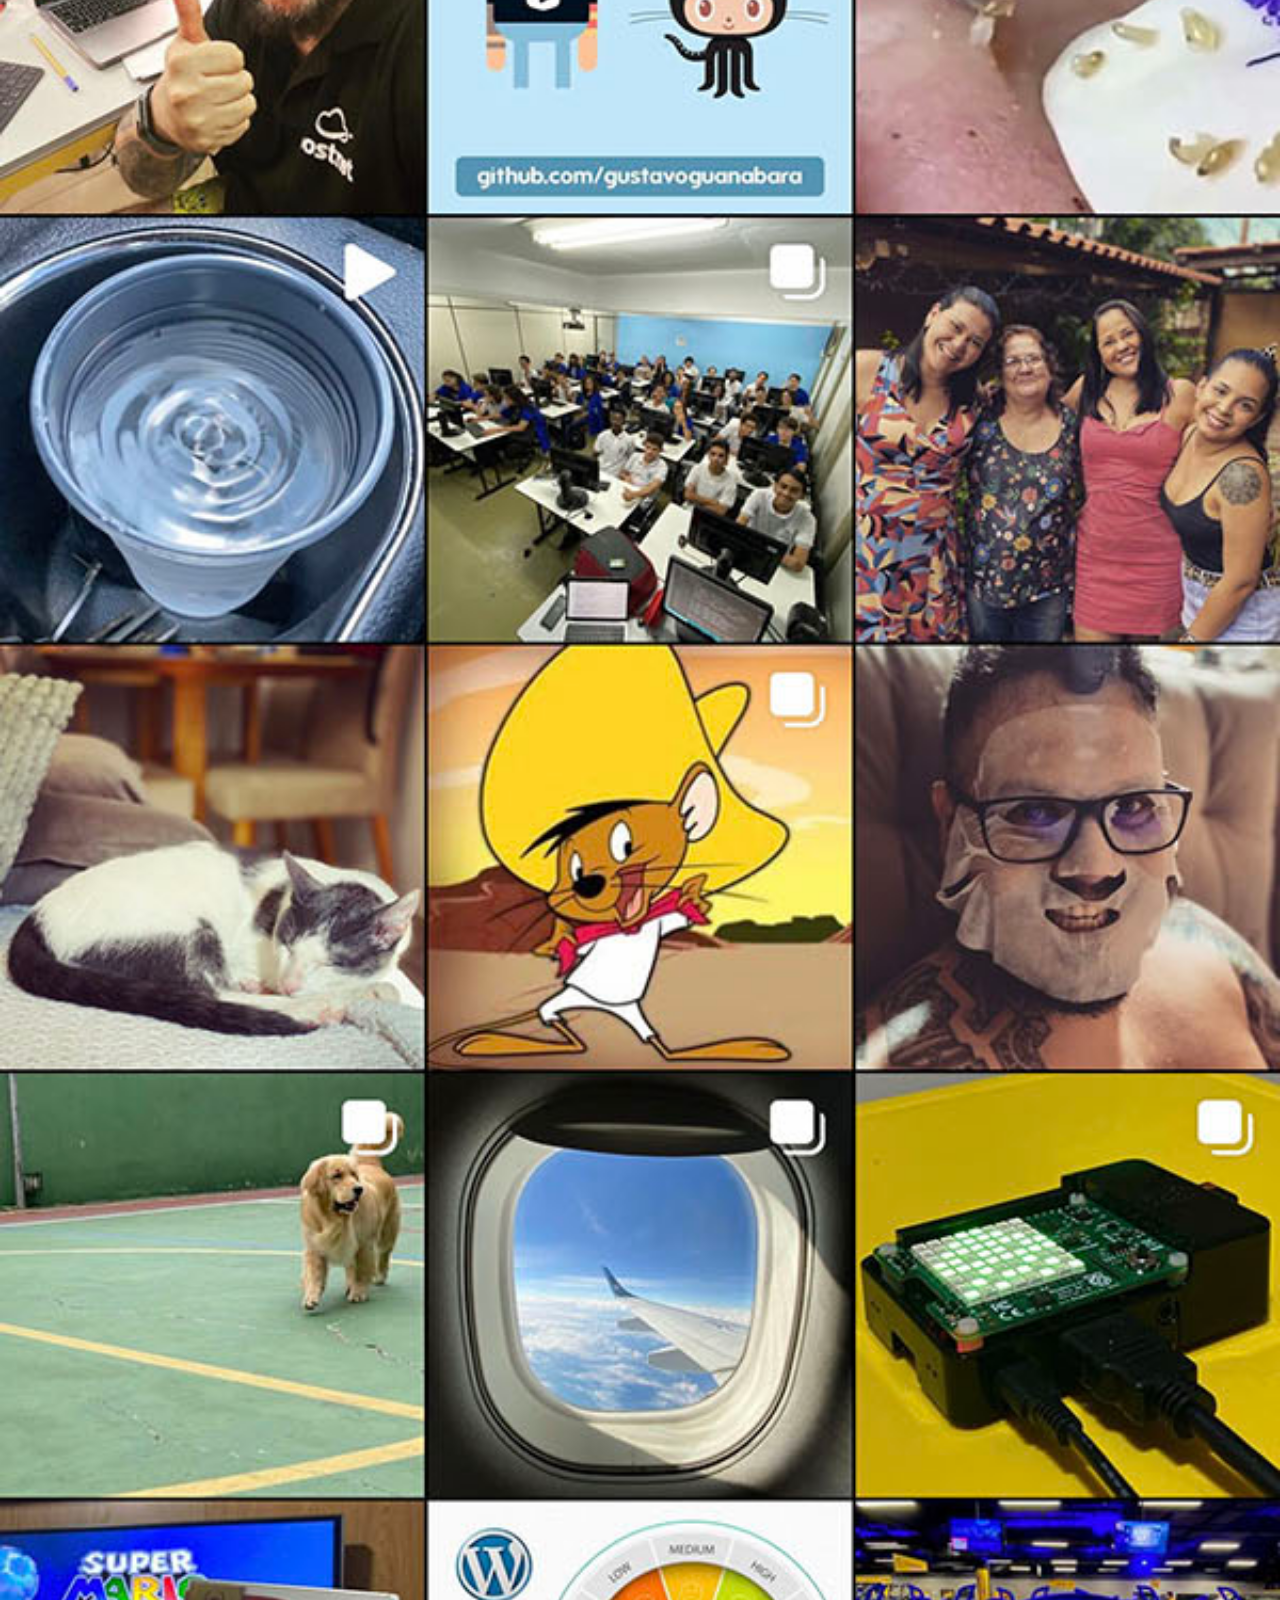
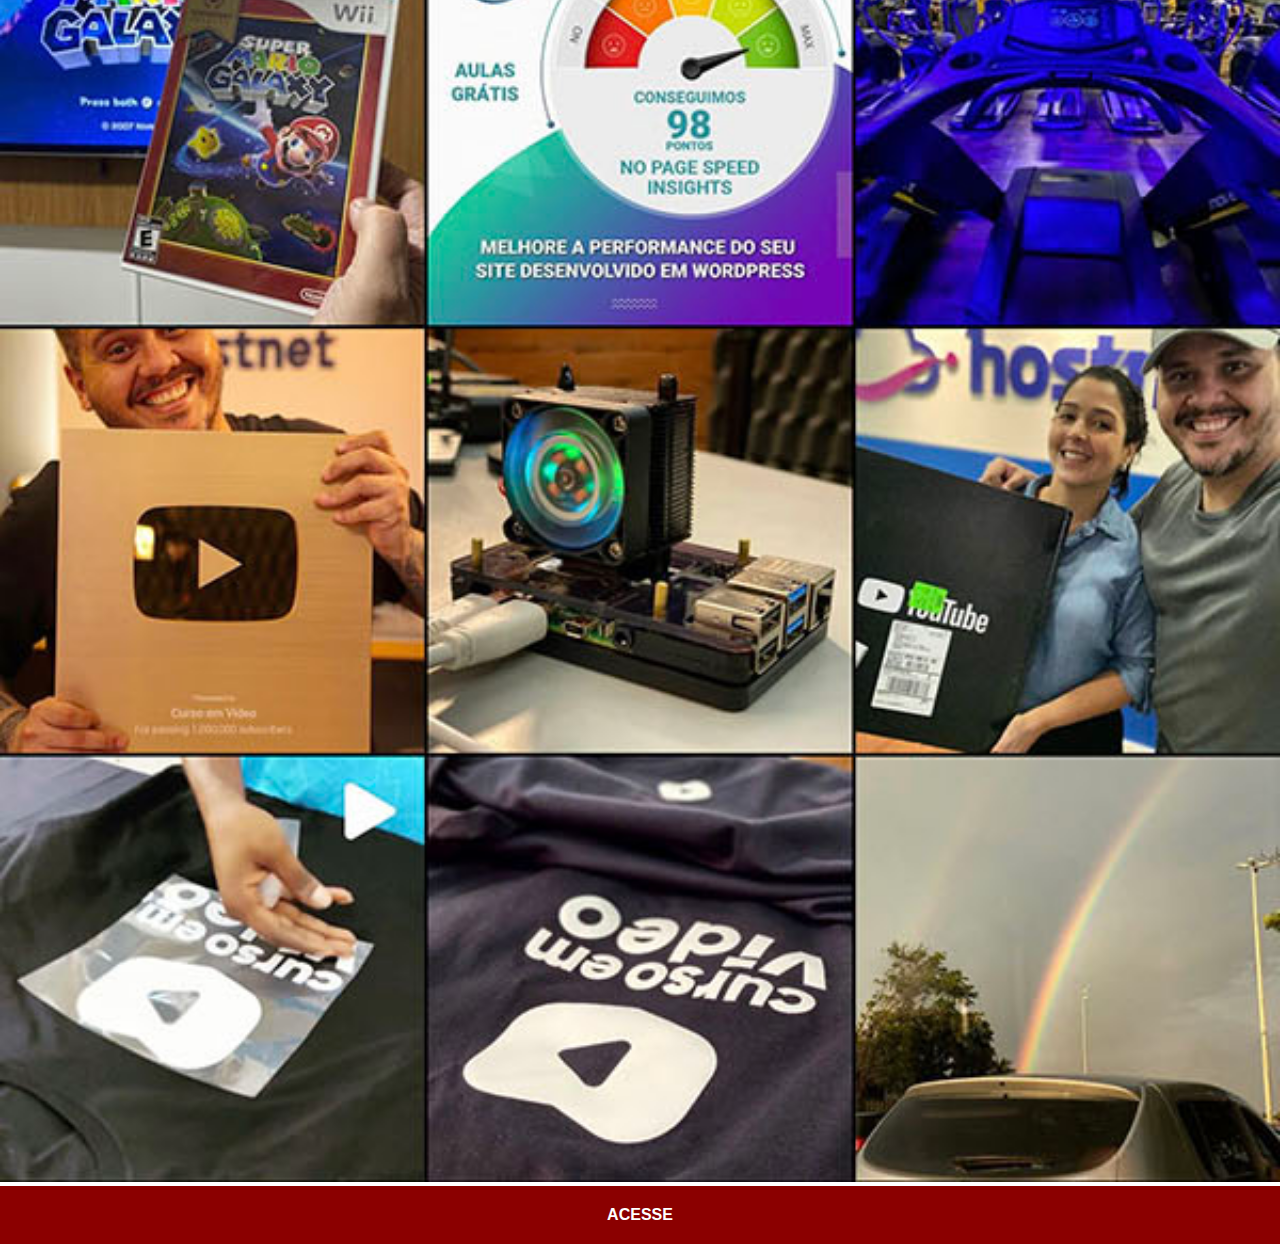
<file: insta.html>
<!DOCTYPE html>
<html lang="pt-br">
<head>
    <meta charset="UTF-8">
    <meta name="viewport" content="width=device-width, initial-scale=1.0">
    <title>Instagram</title>
    <link rel="stylesheet" href="estilos/social.css">
</head>
<style>

</style>
<body>
    <img src="imagens/tela-instagram.jpg" alt="Instagram">
    <a href="https://instagram.com" target="_blank">ACESSE</a>
</body>
</html>
</file>
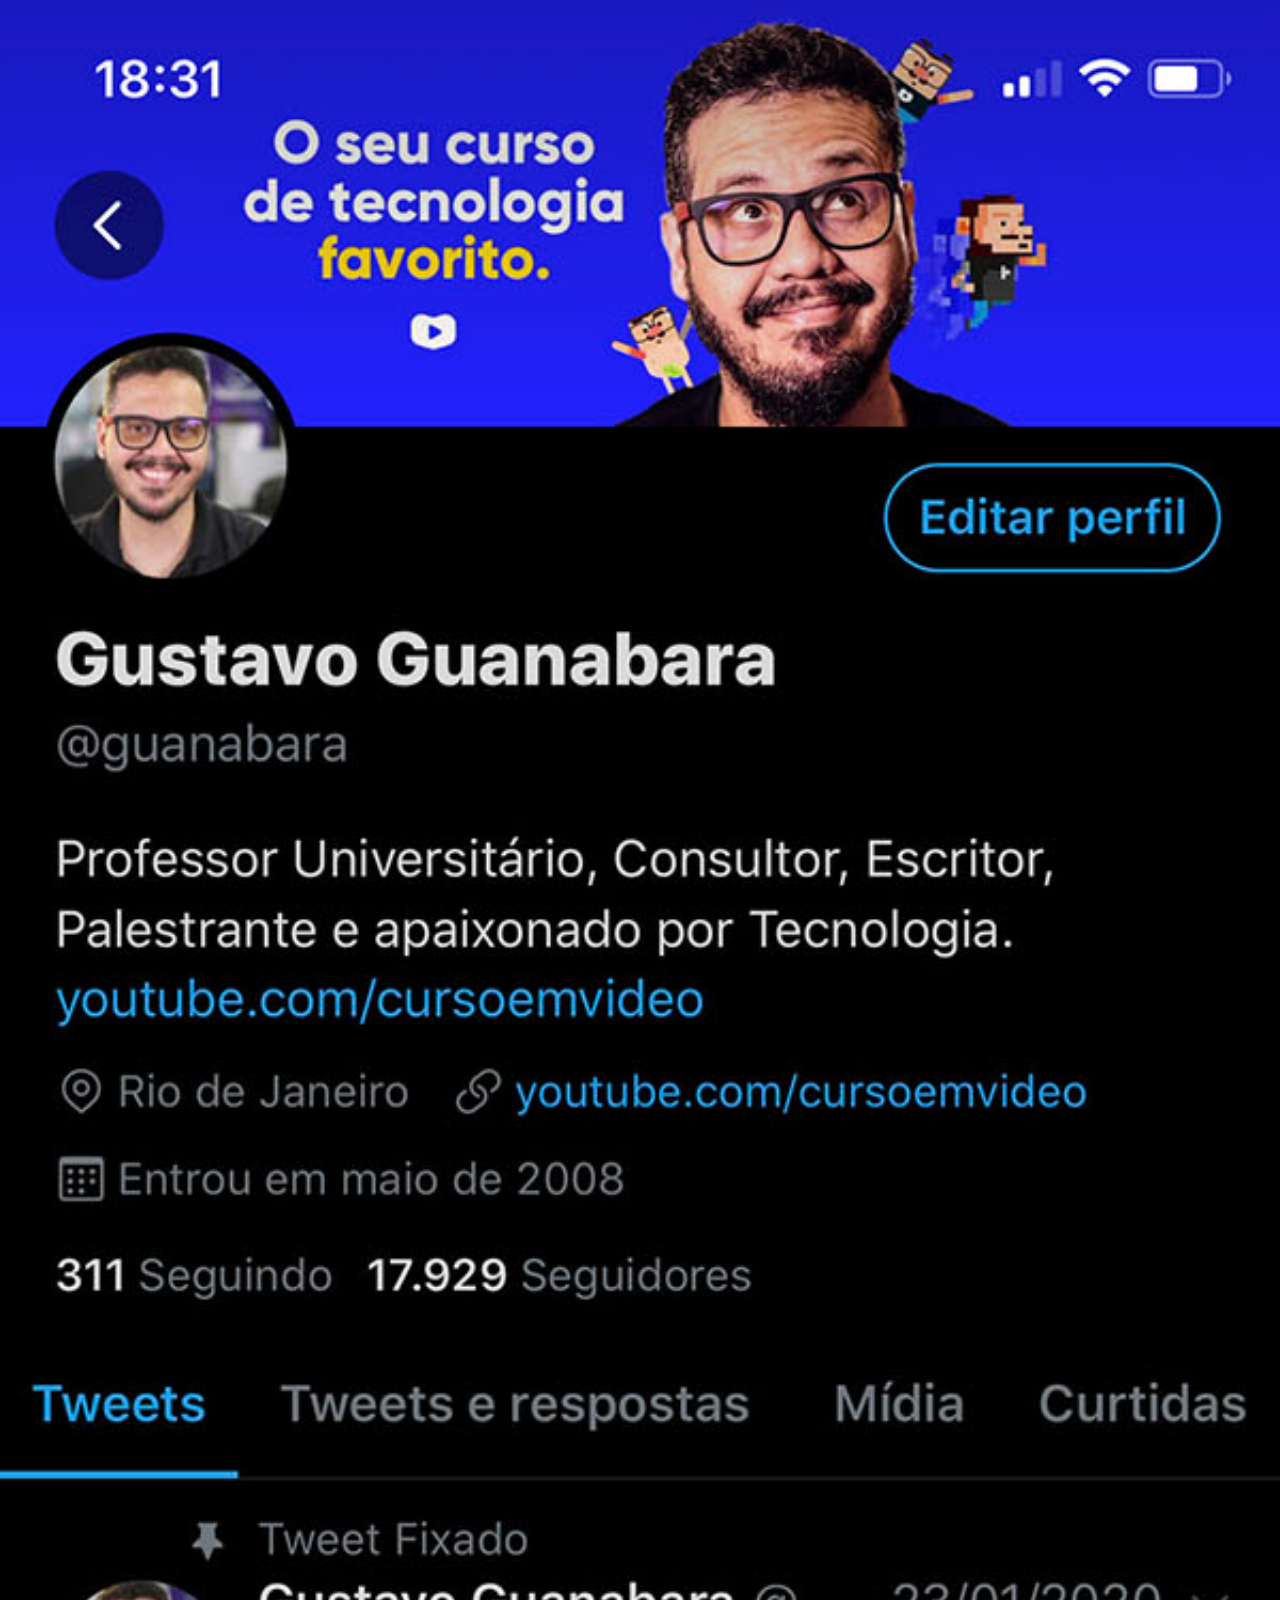
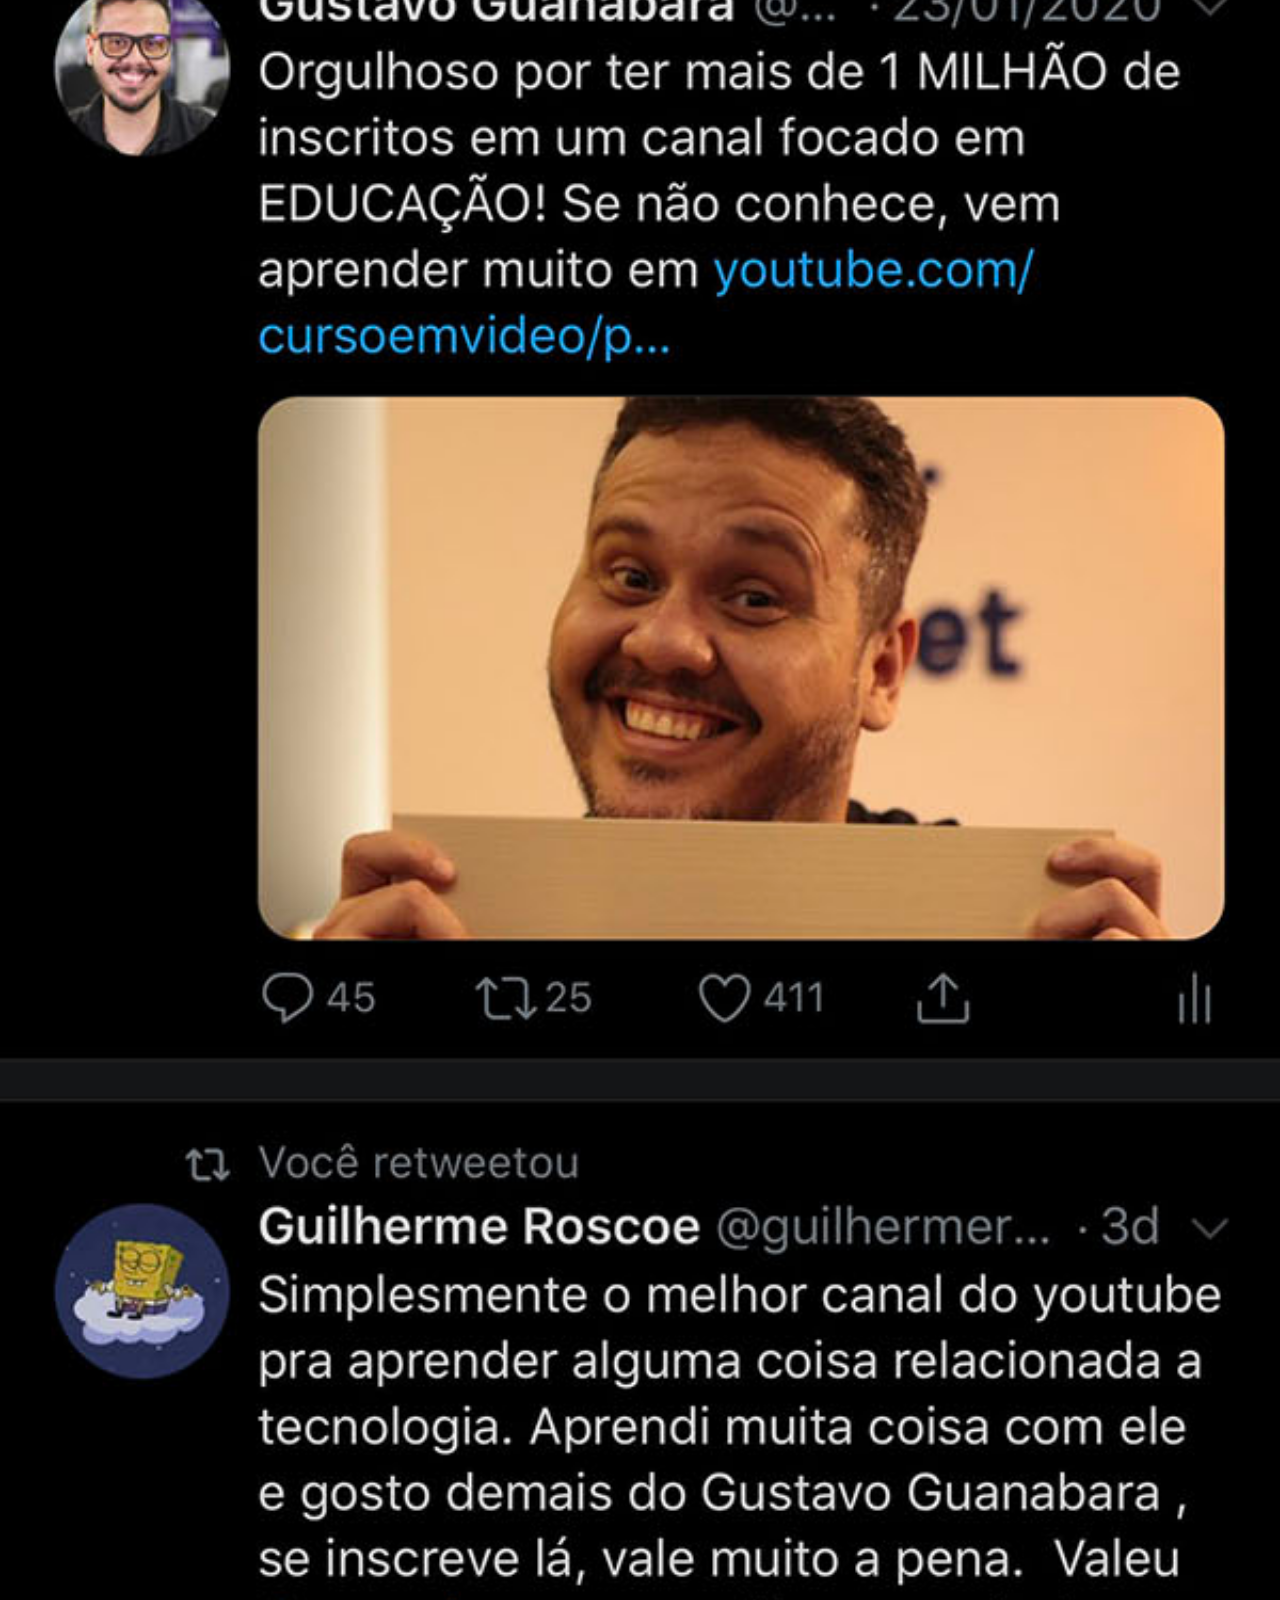
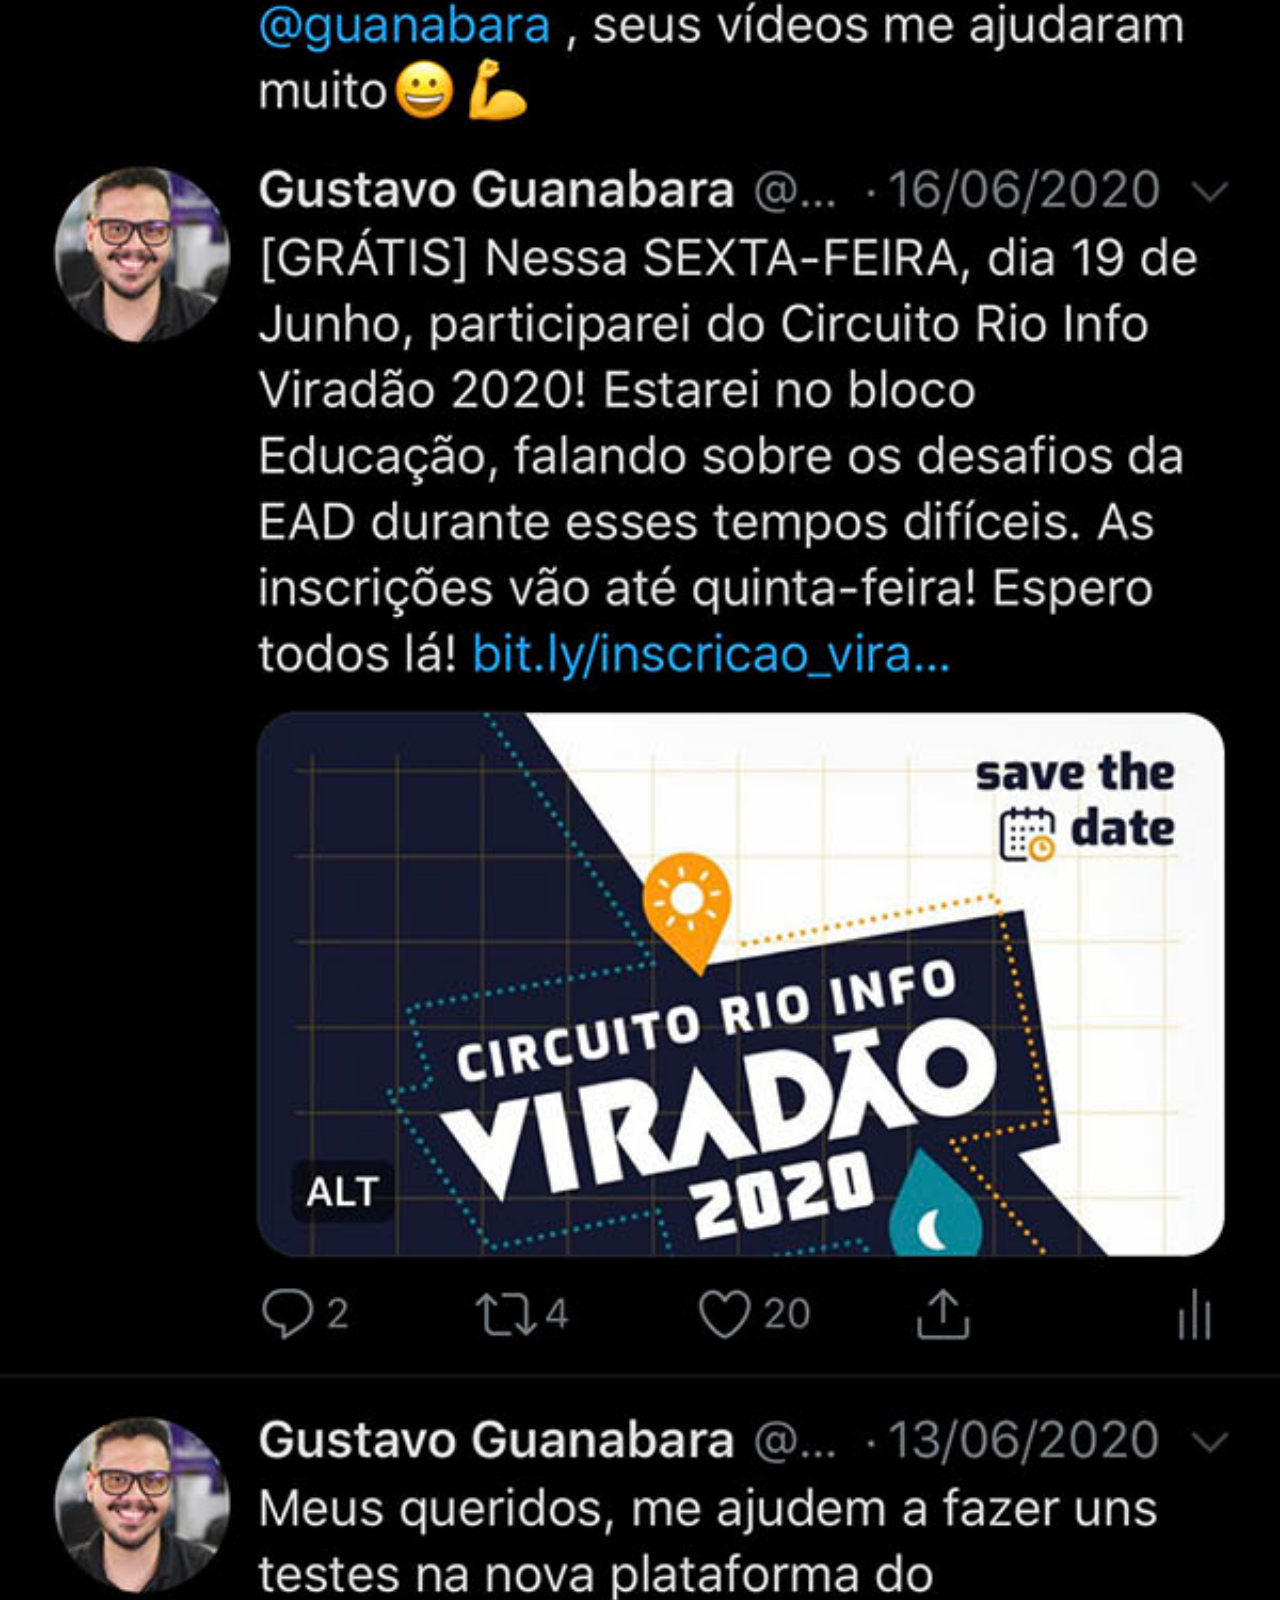
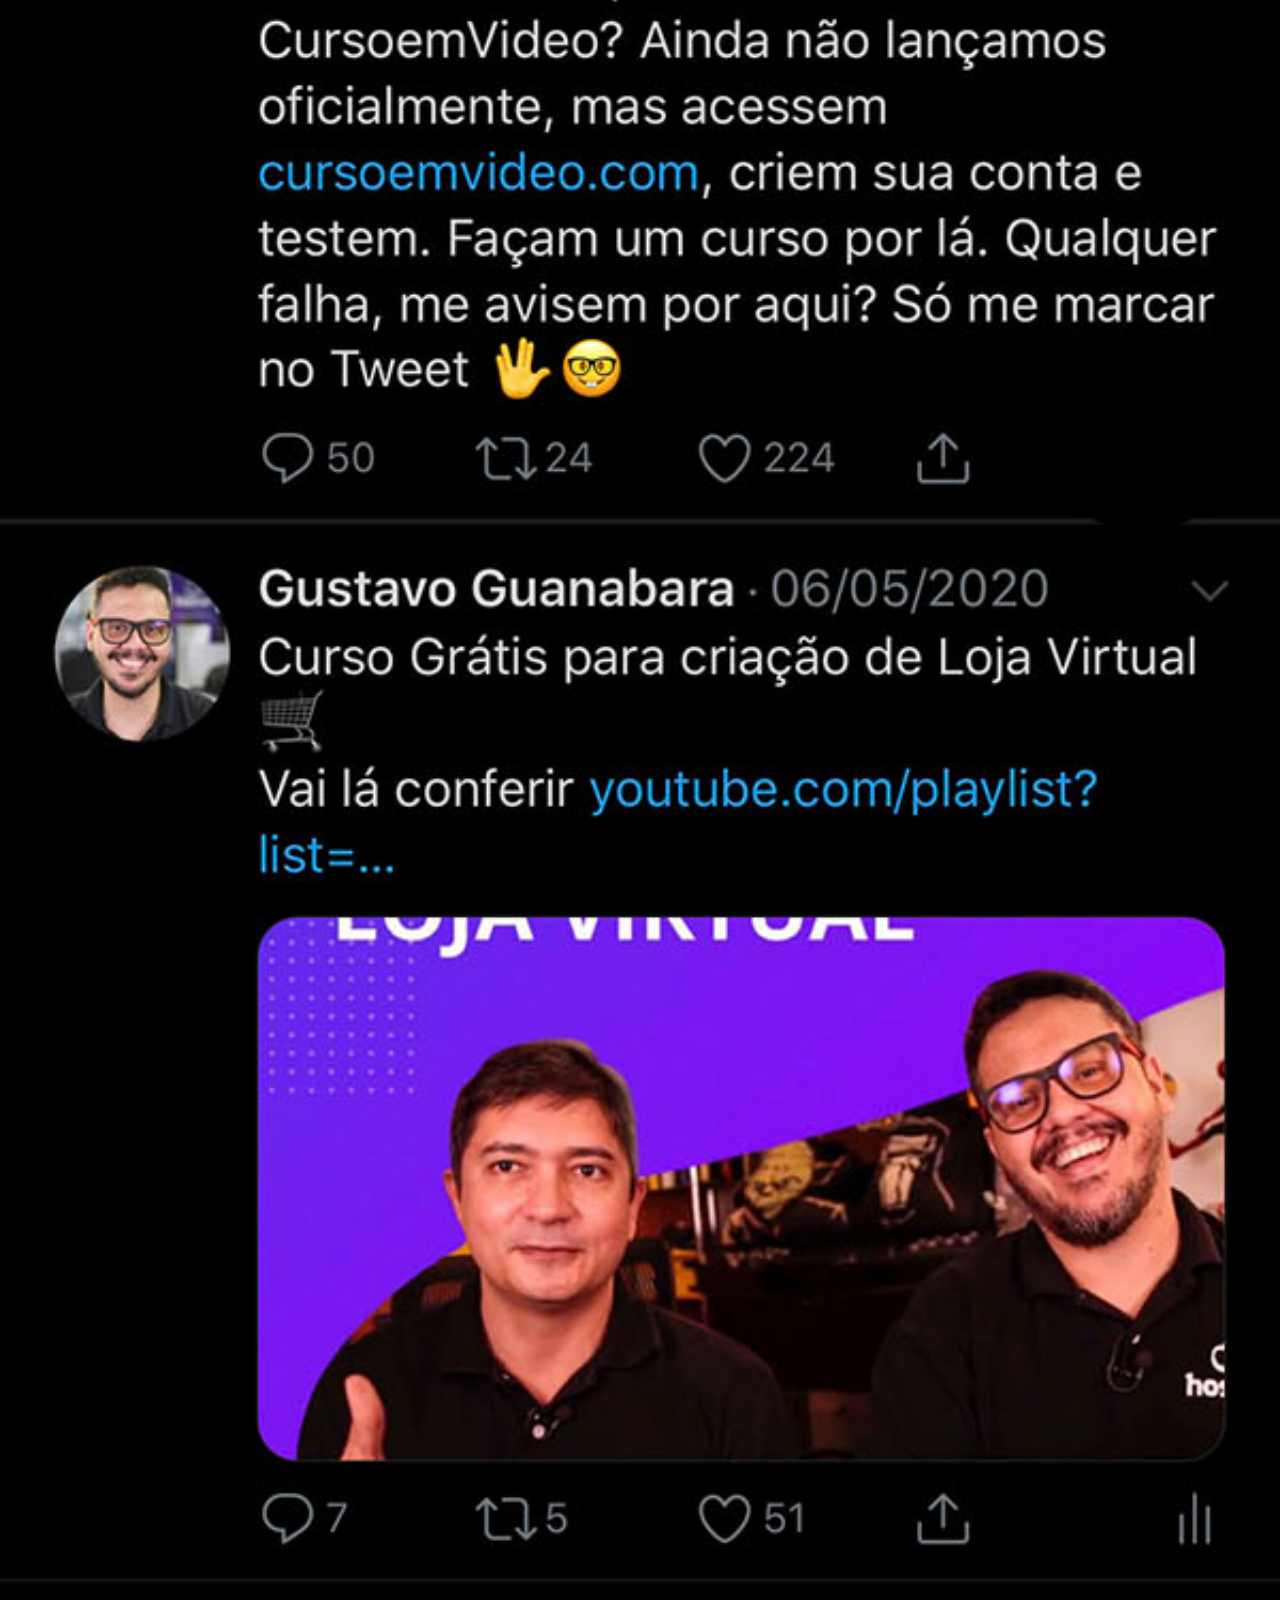
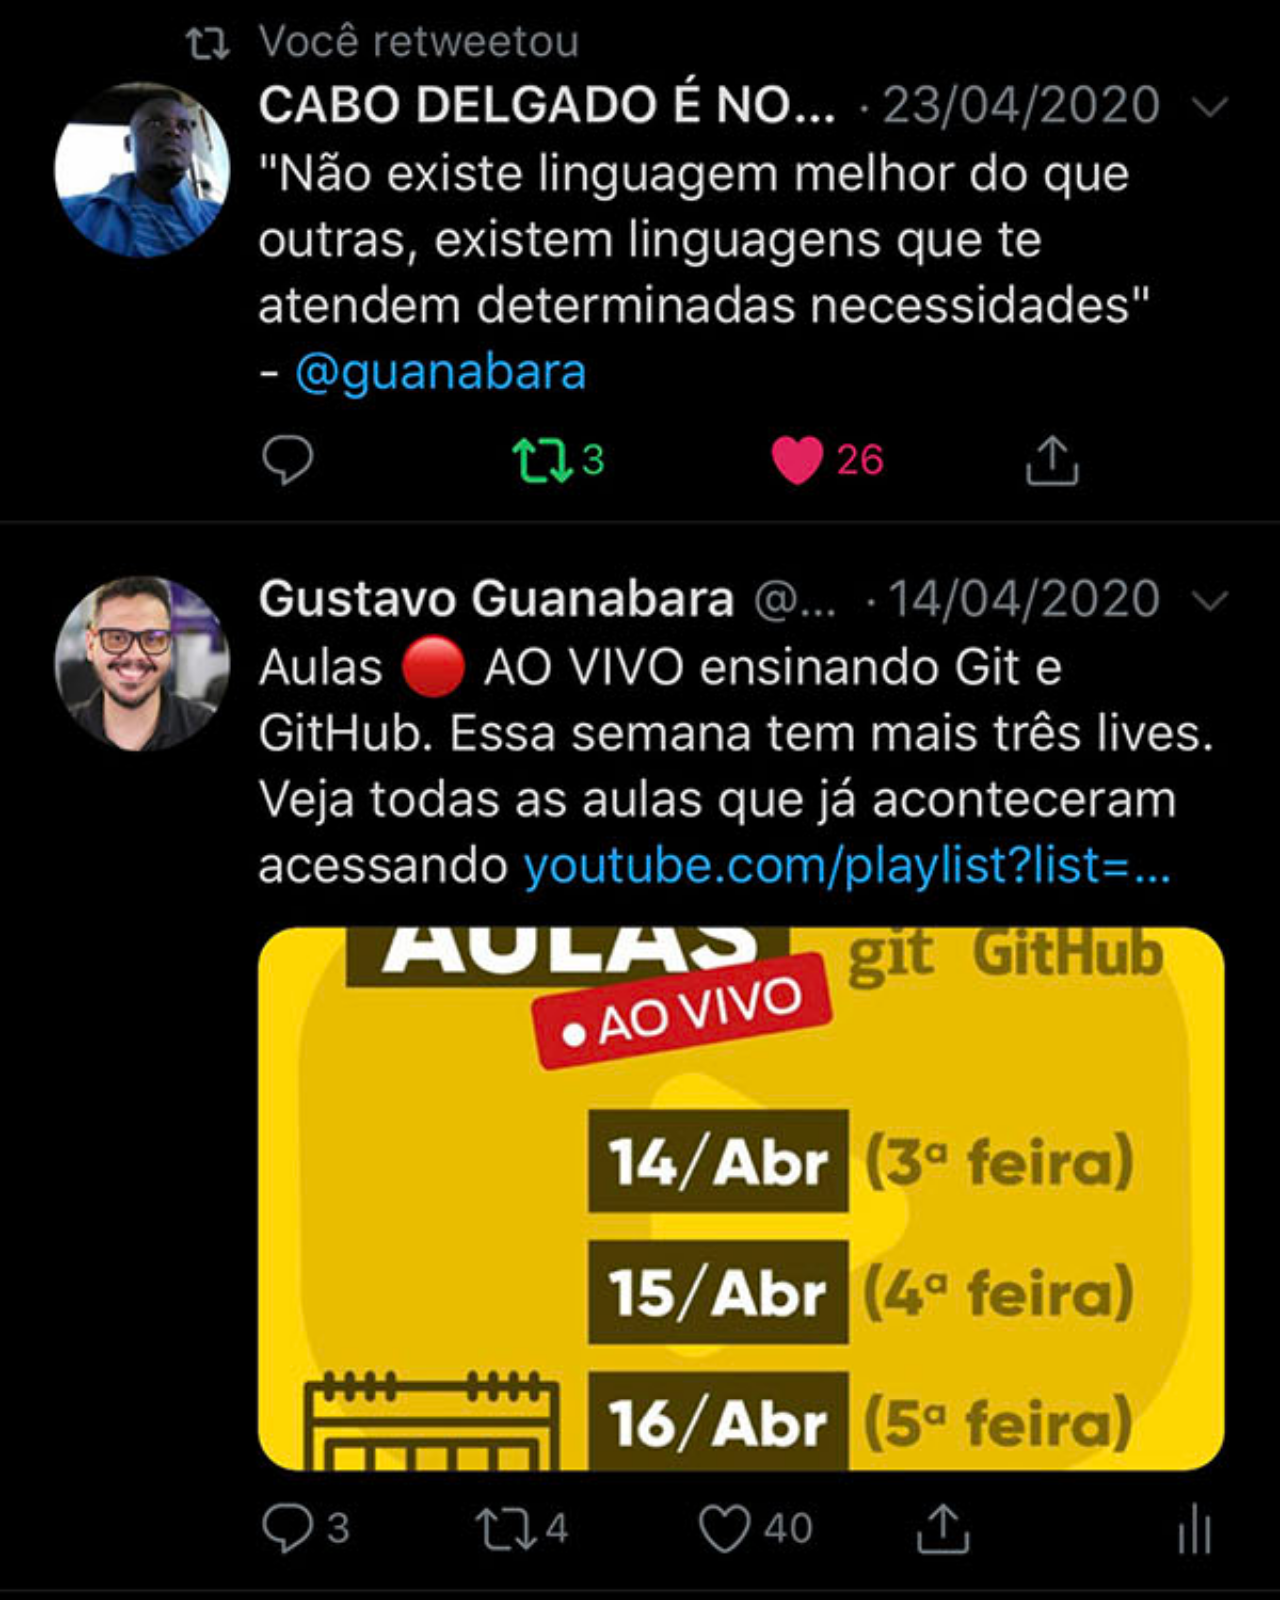
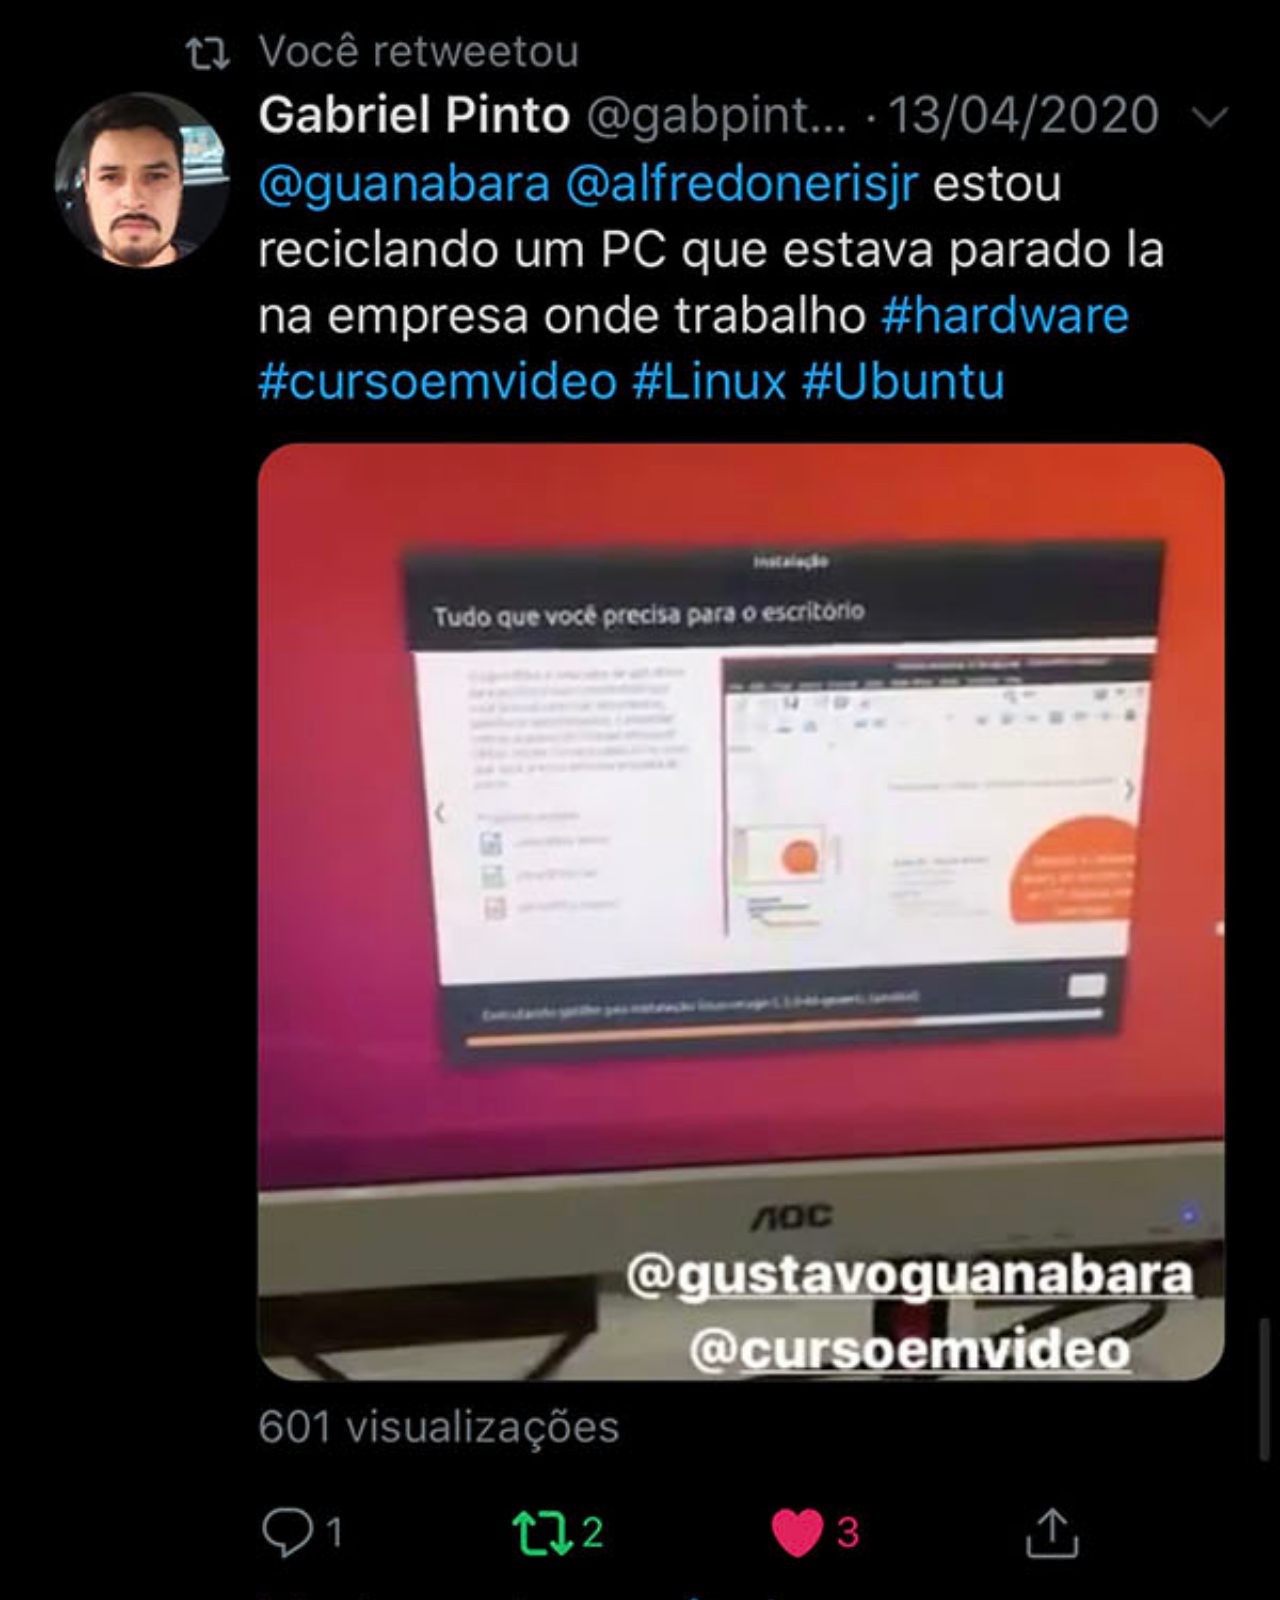
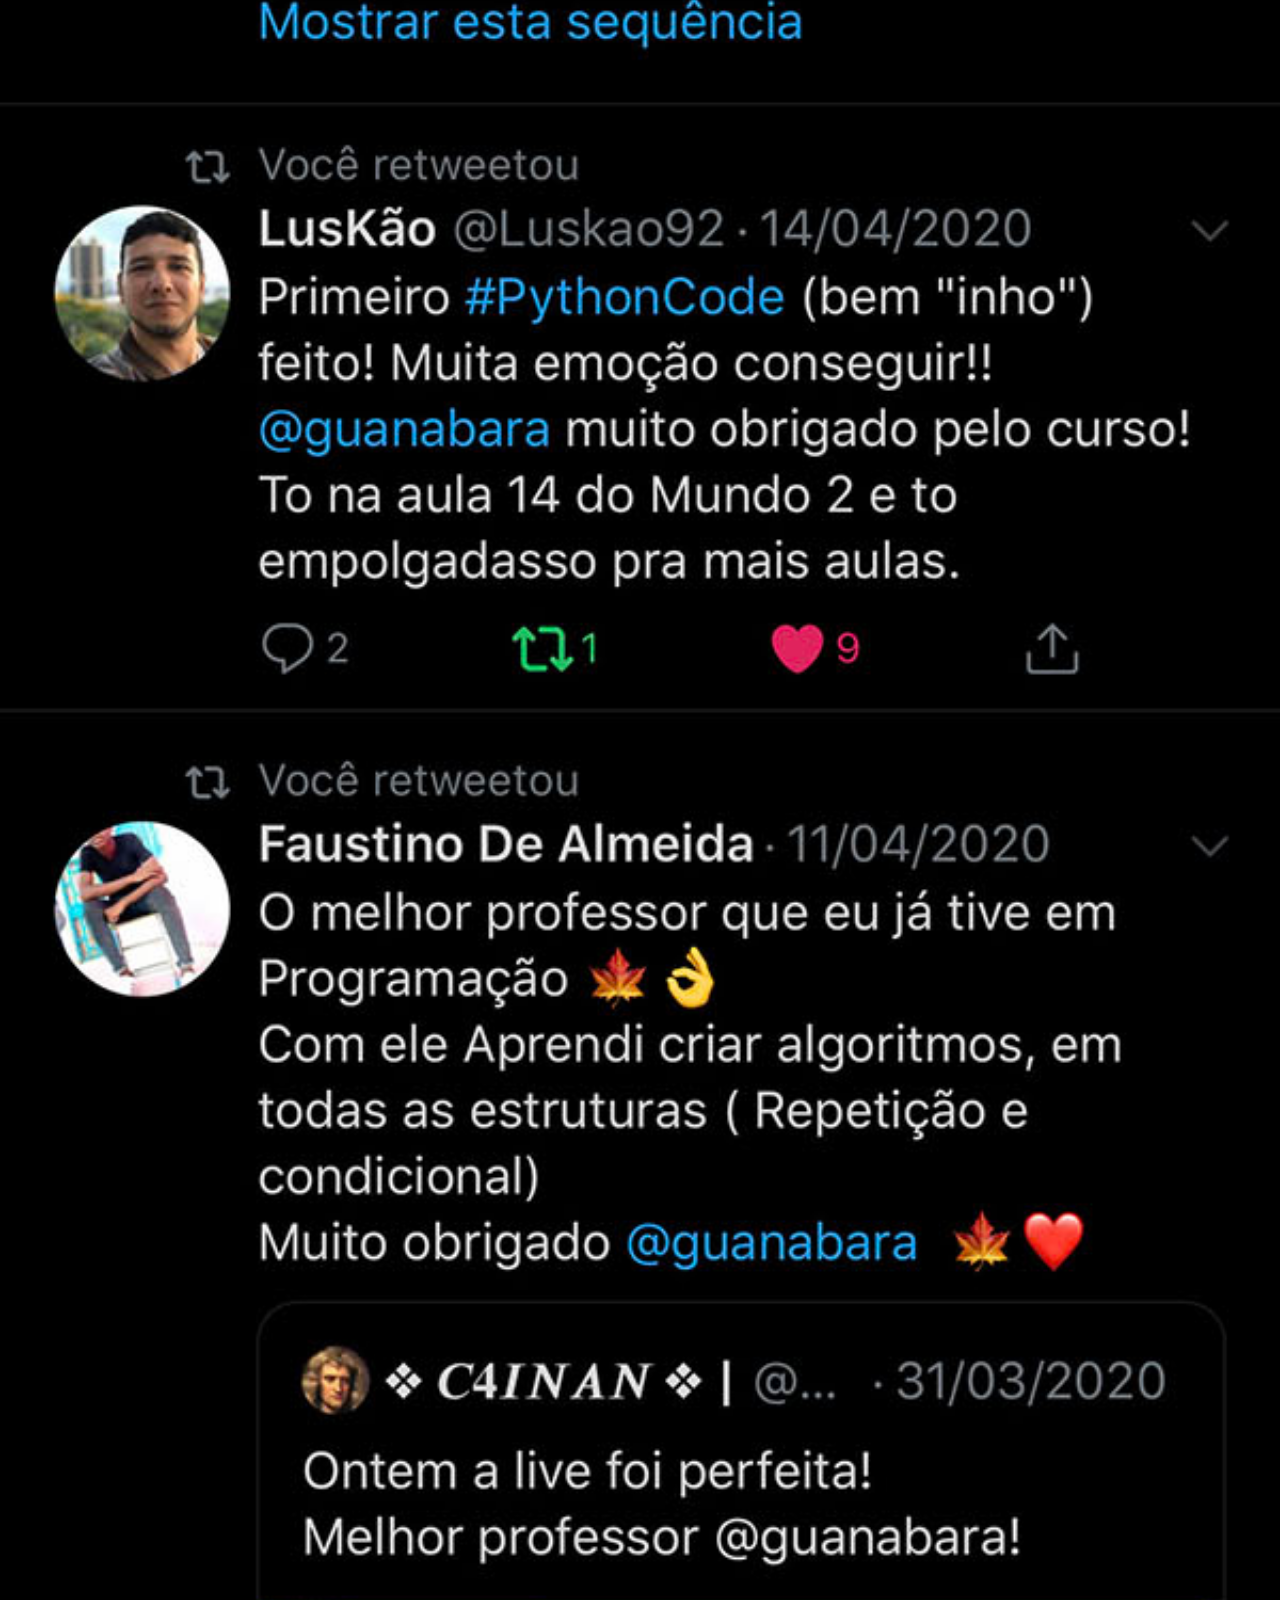
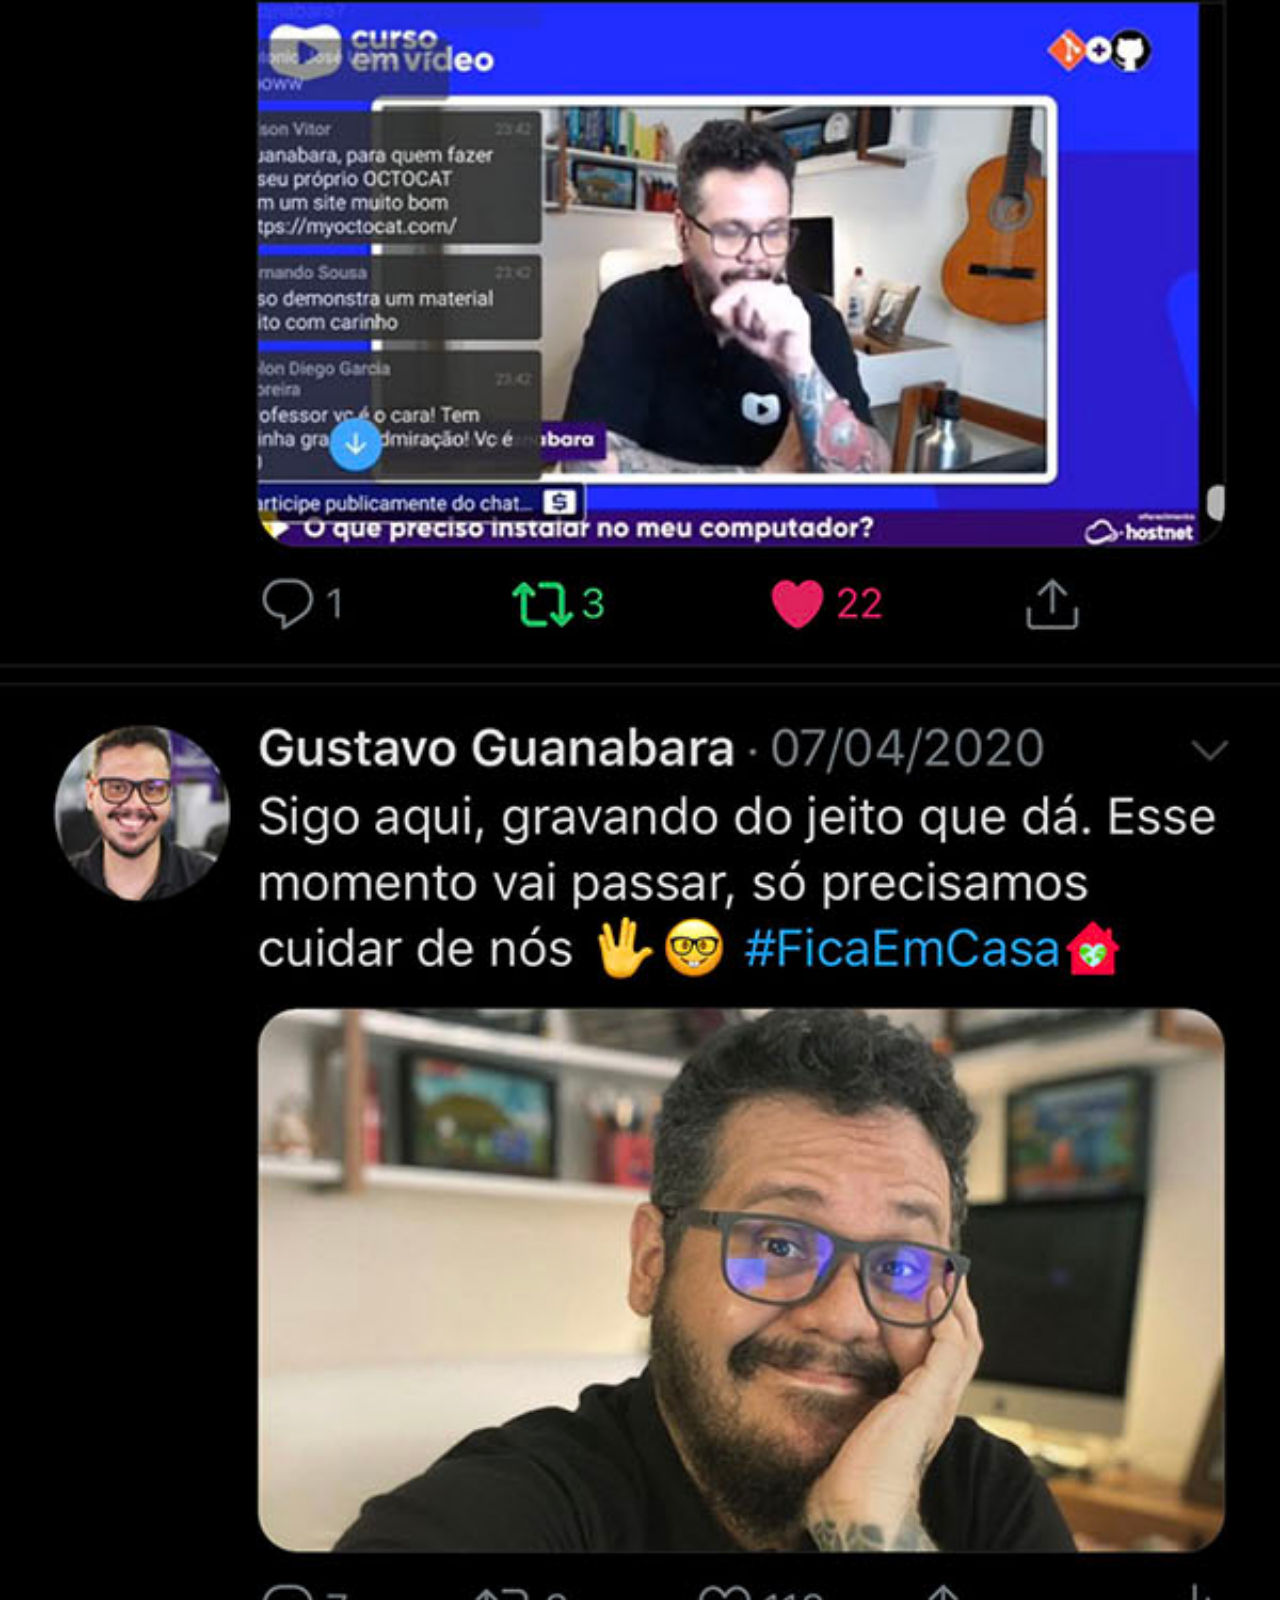
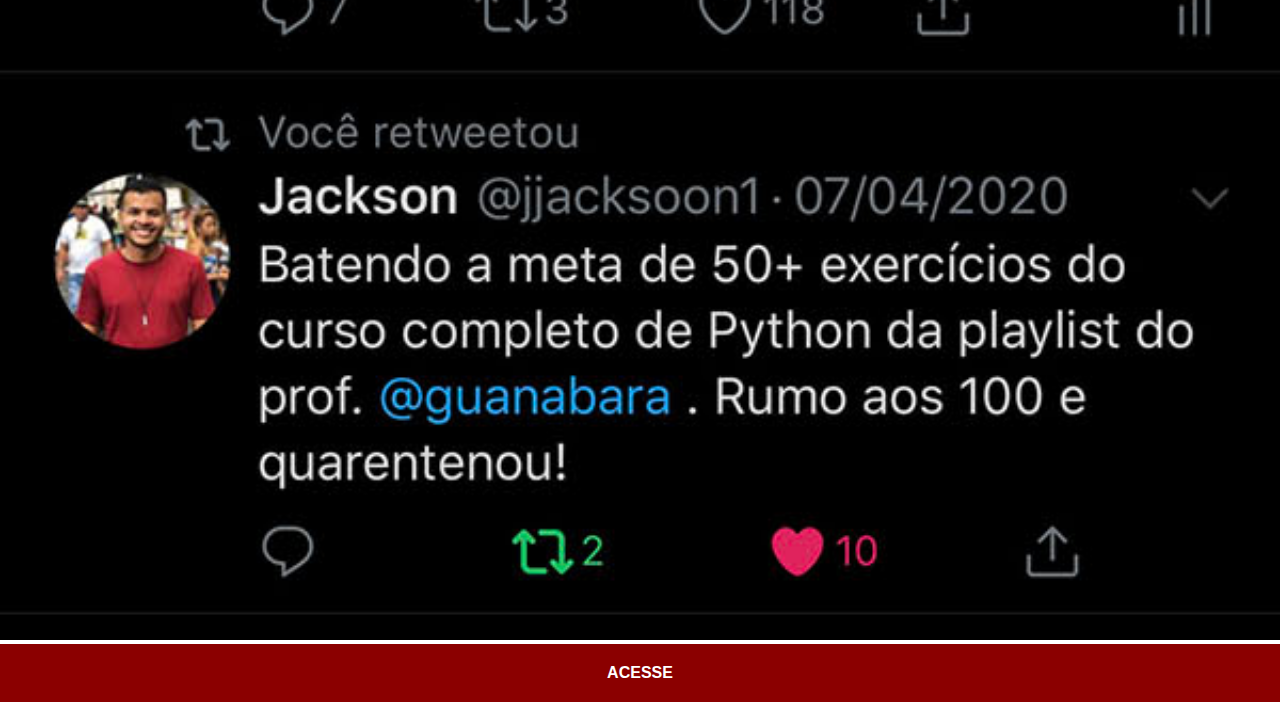
<file: twitter.html>
<!DOCTYPE html>
<html lang="pt-br">
<head>
    <meta charset="UTF-8">
    <meta name="viewport" content="width=device-width, initial-scale=1.0">
    <title>Twitter</title>
    <link rel="stylesheet" href="estilos/social.css">
</head>
<style>

</style>
<body>
    <img src="imagens/tela-twitter.jpg" alt="Twitter">
    <a href="https://twitter.com" target="_blank">ACESSE</a>
</body>
</html>
</file>
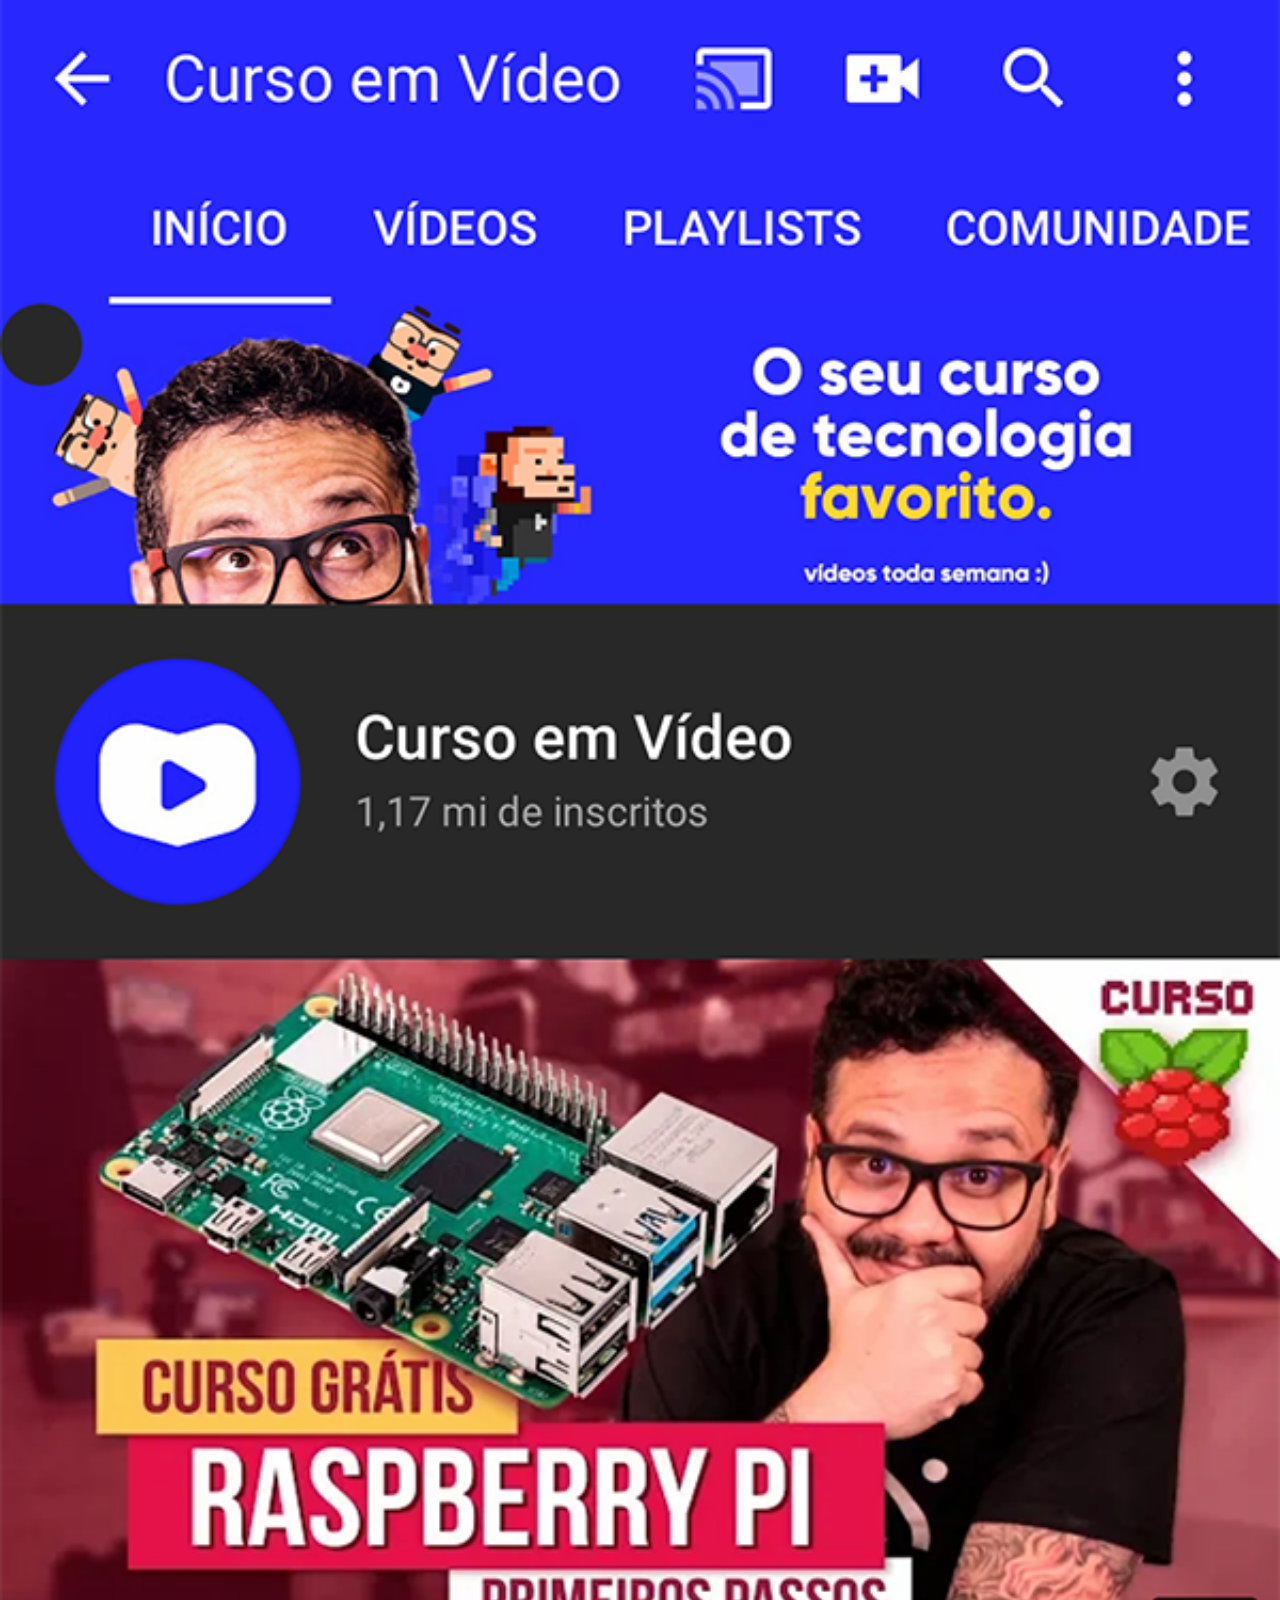
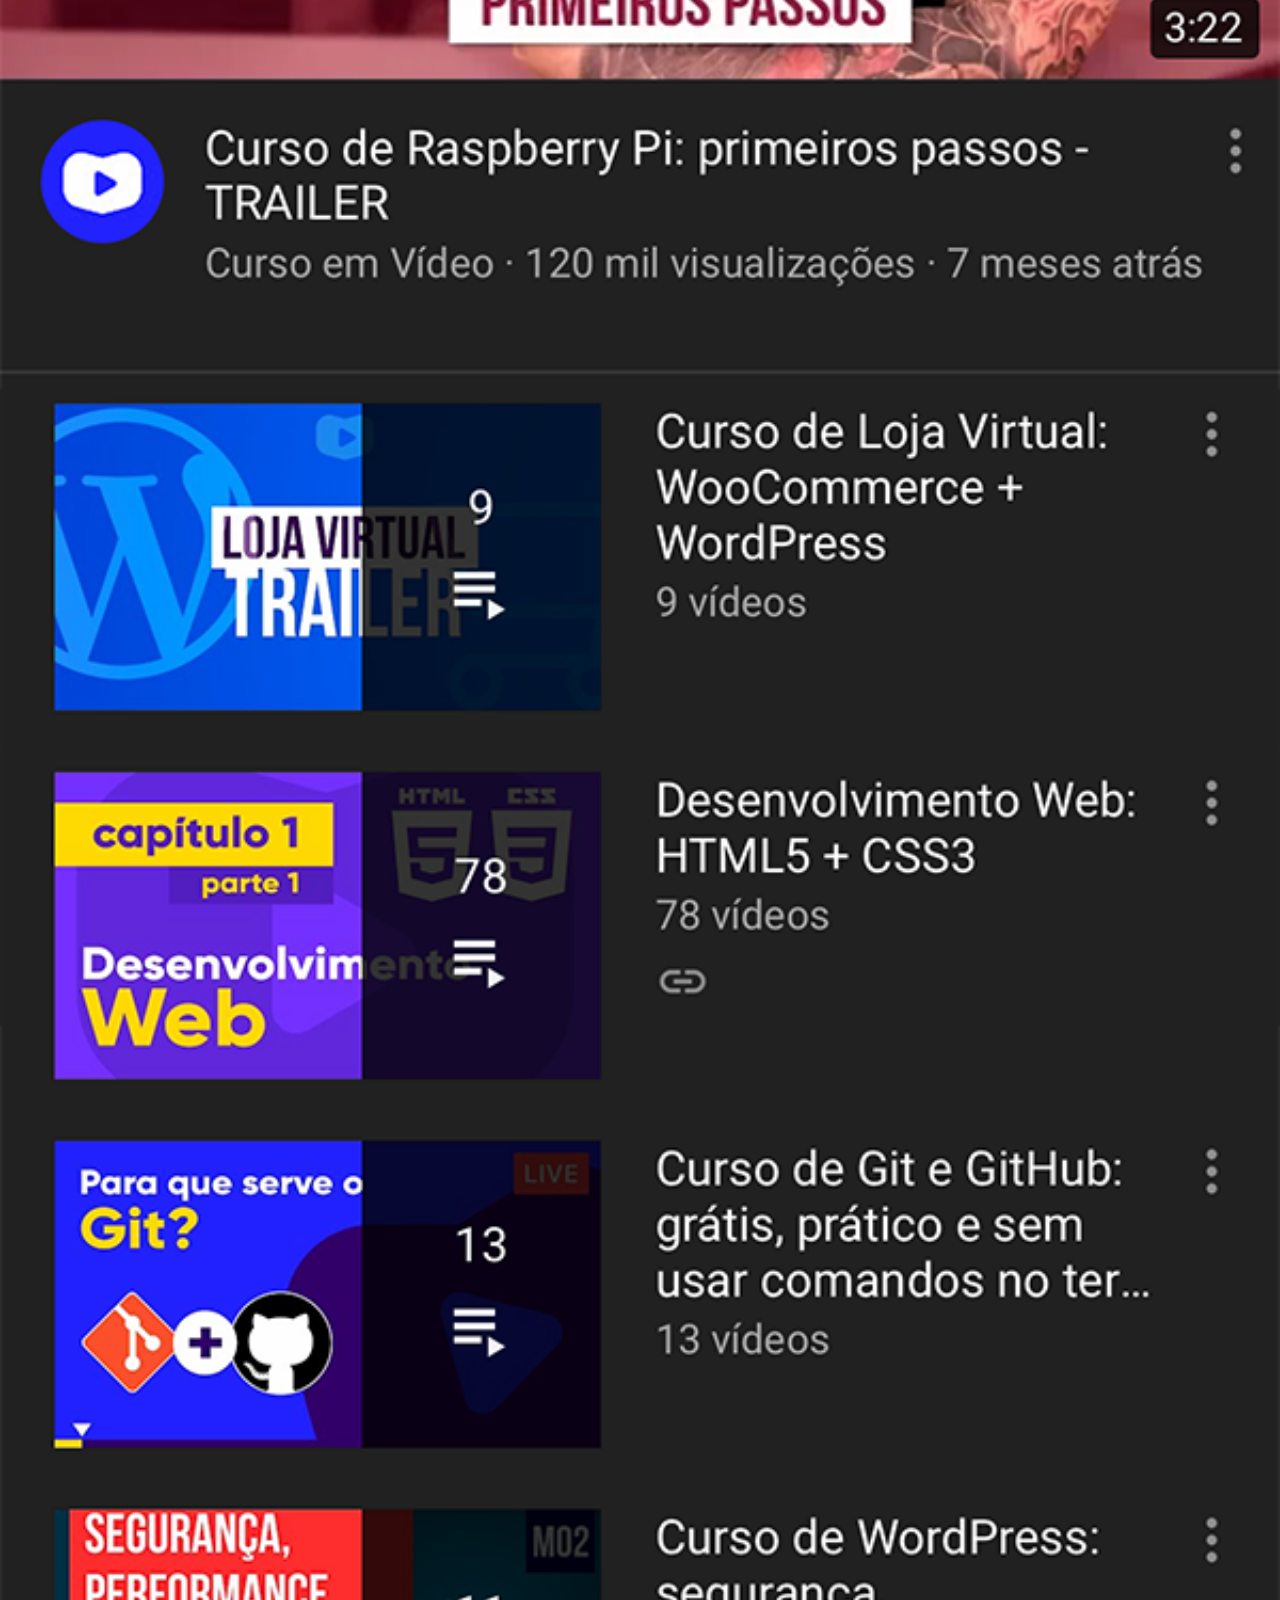
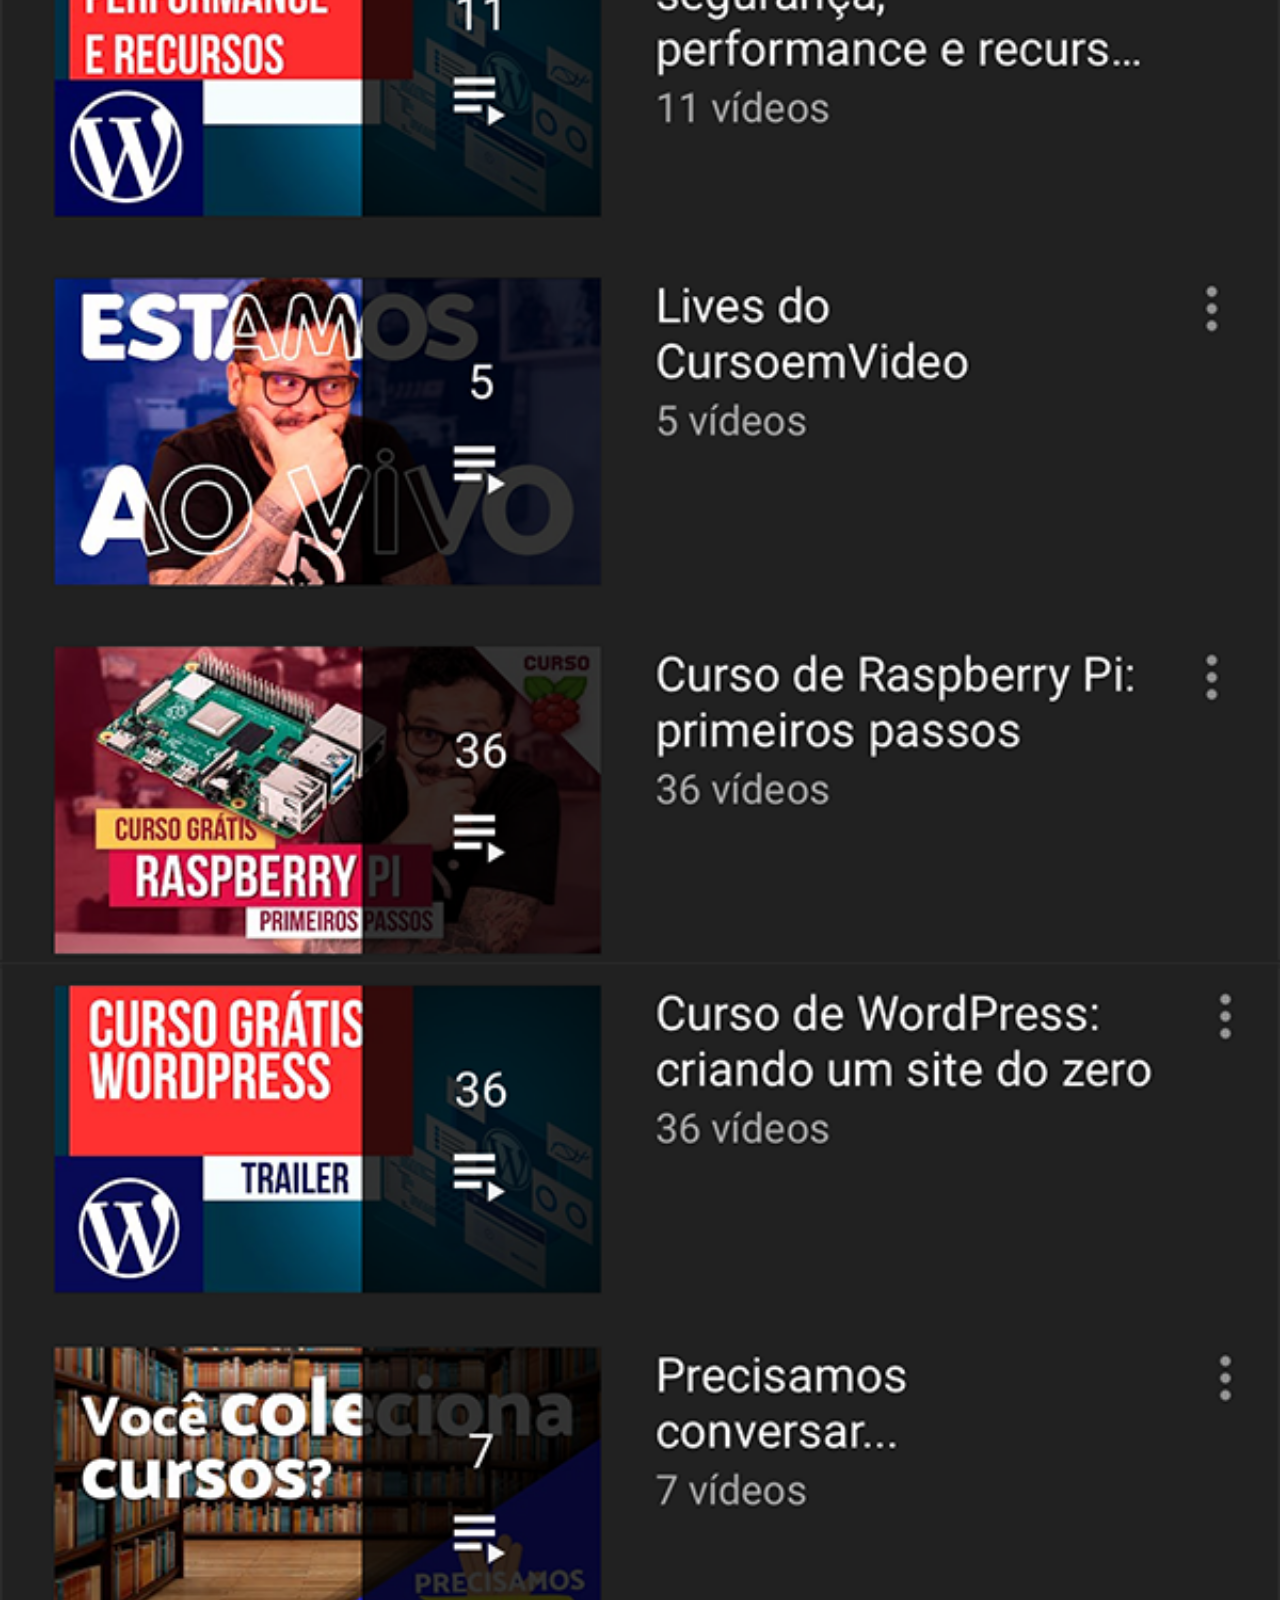
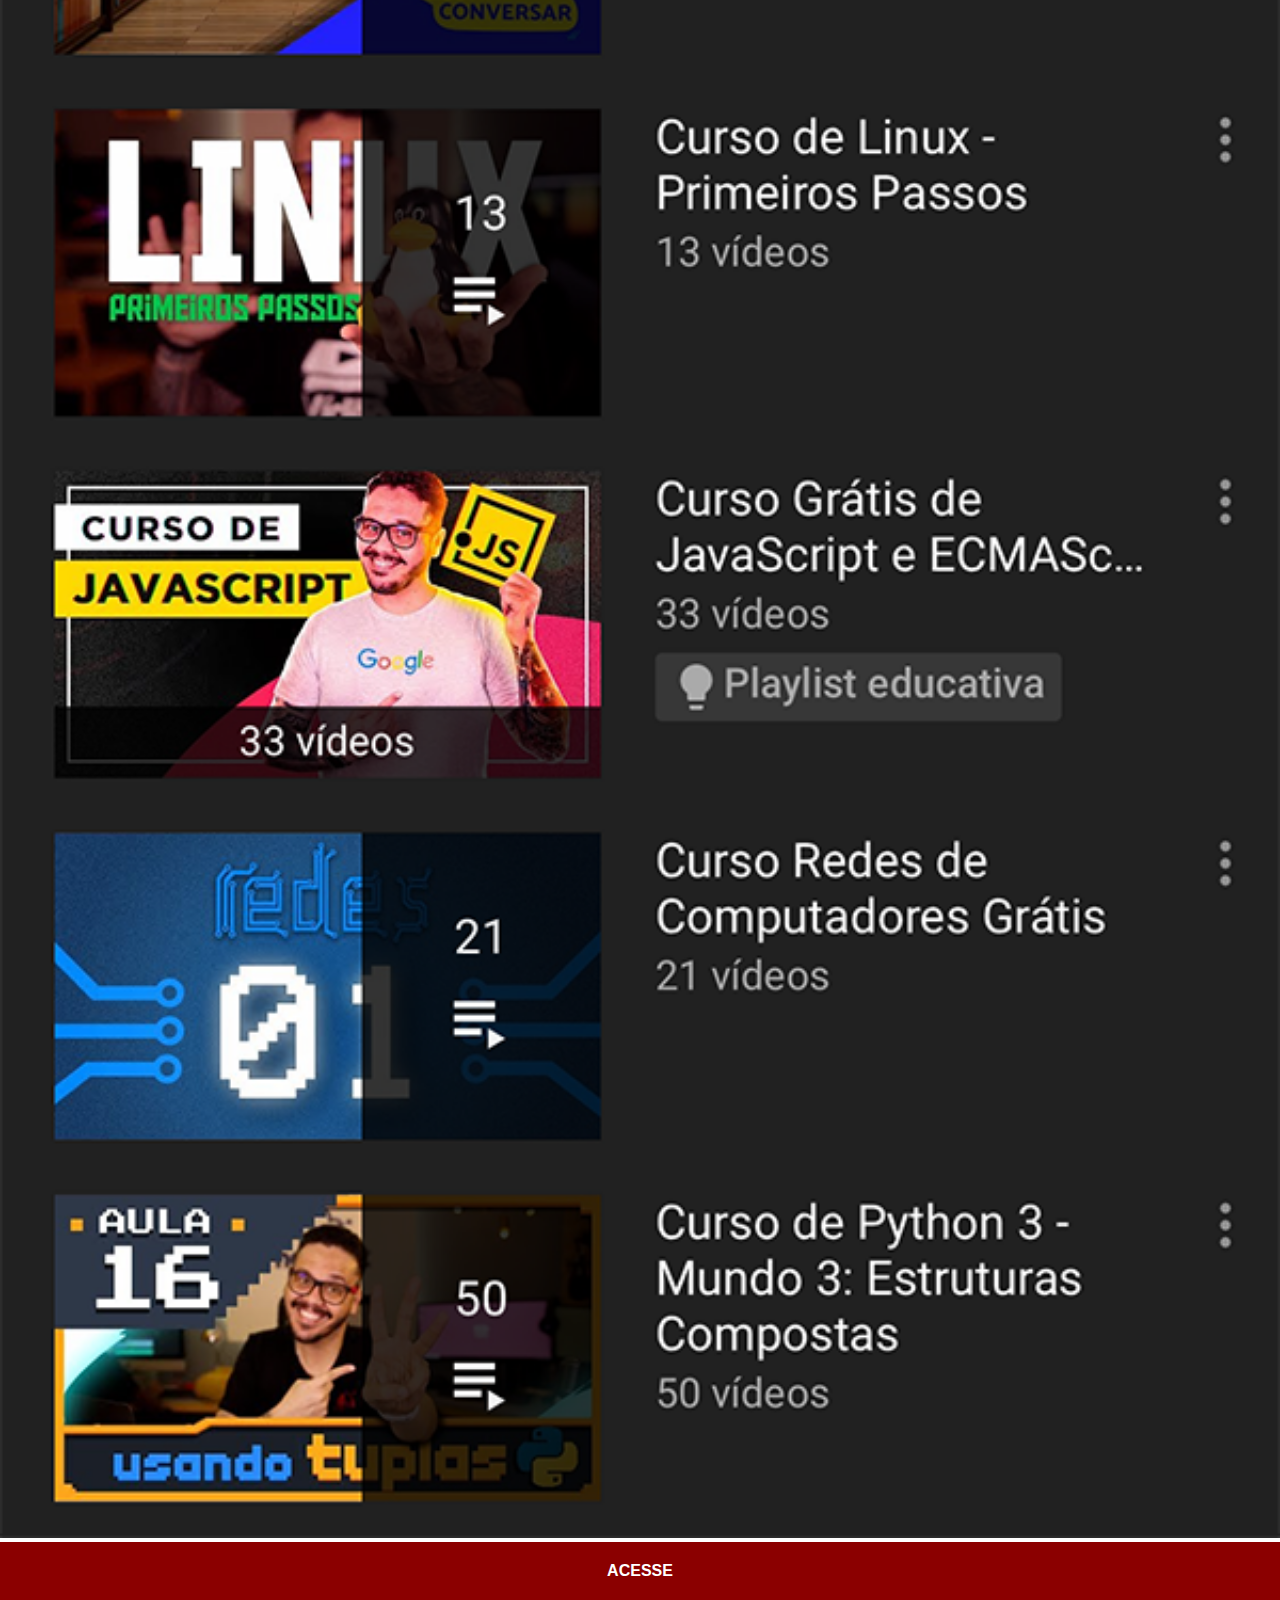
<file: youtube.html>
<!DOCTYPE html>
<html lang="pt-br">
<head>
    <meta charset="UTF-8">
    <meta name="viewport" content="width=device-width, initial-scale=1.0">
    <title>Youtube</title>
    <link rel="stylesheet" href="estilos/social.css">
</head>
<body>
    <img src="imagens/tela-youtube.png" alt="Youtube">
    <a href="https://www.youtube.com/channel/UCZpgAwsImsQw8V23xJHpSZA" target="_blank">ACESSE</a>
</body>
</html>
</file>
<file: estilos/style.css>
@charset "UTF-8";

*{
    margin: 0px;
    padding: 0px;
    font-family: Arial, Helvetica, sans-serif;
}

html, body{
    height: 100vh;
    width: 100vw;
    
}

body{
    background: url('../imagens/fundo-madeira.jpg') no-repeat top center;
    background-size: cover;
    background-attachment: fixed;
}

main{
    position: relative;
    height: 100vh;
    position: relative;
    
}

section#telefone{
    position: absolute;
    top: 50%;
    left: 50%;
    transform: translate(-50%, -50%);
    height: 627px;
    width: 311px;
    background: url('../imagens/frame-iphone.png') no-repeat;
}

iframe#tela{
    position: relative;
    top: 80px;
    left: 22px;
    width: 267px;
    height: 471px;
}

section#redes-sociais{
    text-align: right;
}

section#redes-sociais img{
    width: 50px;
    margin: 10px;
    border-radius: 50%;
    box-shadow: 2px 2px 5px rgba(0, 0, 0, 0.403);
    box-sizing: border-box;
}

section#redes-sociais img:hover{
    border: 2px solid rgba(255, 255, 255, 0.607);
    transform: translate(-3px, -3px);
    box-shadow: 5px 5px 10px rgba(0, 0, 0, 0.608);
    transition: transform .5s;
}
</file>
<file: estilos/social.css>
@charset "UTF-8";

*{
    margin: 0px;
    padding: 0px;
    font-family: Arial, Helvetica, sans-serif;
}

/*Esconder a barra de rolagem da página*/
::-webkit-scrollbar{ 
    width: 0px;
    padding: 0px;
}

img{
    width: 100vw;
}

a{
    display: block;
    background-color: darkred;
    padding: 20px;
    text-align: center;
    font-weight: bolder;
    text-decoration: none;
    color: white;
}
a:hover{
    background-color: red;
}
</file>
